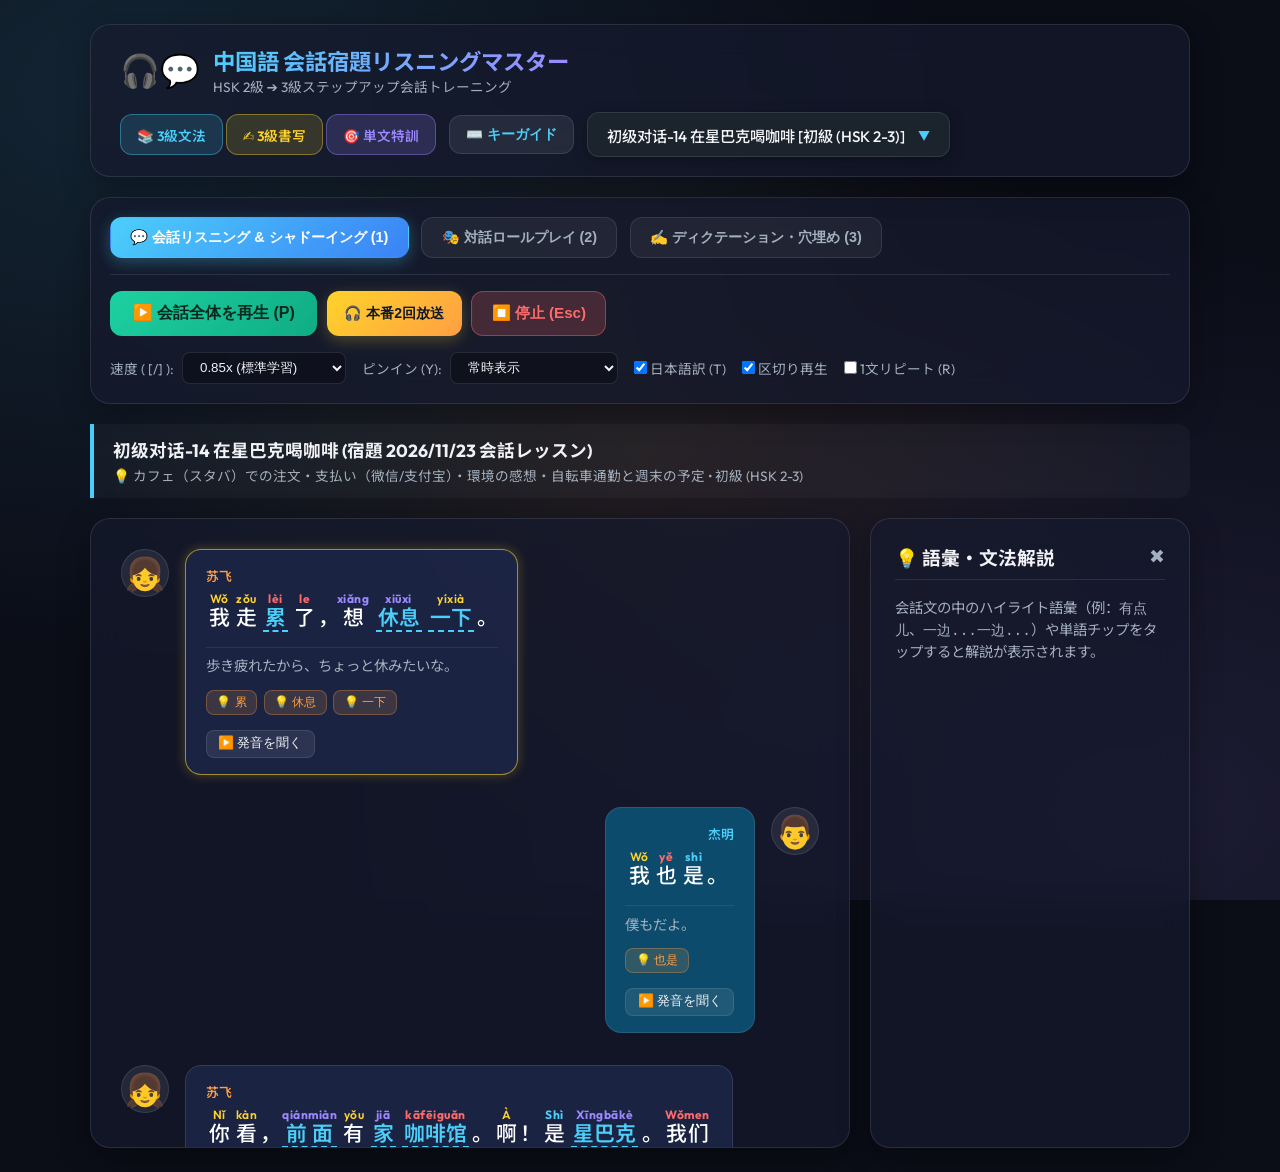
<file: index.html>
<!DOCTYPE html>
<html lang="ja">
<head>
    <meta charset="UTF-8">
    <meta name="viewport" content="width=device-width, initial-scale=1.0">
    <title>中国語 会話宿題リスニングマスター (HSK2-3)</title>
    <meta name="description" content="HSK 2級〜3級レベルの会話宿題を音声、ピンイン、日本語訳、文法解説、対話ロールプレイ、ディクテーションクイズで完全攻略するWebアプリ。">
    <!-- Google Fonts: Outfit & Noto Sans SC -->
    <link rel="preconnect" href="https://fonts.googleapis.com">
    <link rel="preconnect" href="https://fonts.gstatic.com" crossorigin>
    <link href="https://fonts.googleapis.com/css2?family=Noto+Sans+SC:wght@300;400;500;700&family=Outfit:wght@300;400;500;600;700&display=swap" rel="stylesheet">
    <link rel="stylesheet" href="./css/style.css">
</head>
<body>
    <div class="app-wrapper">
        <!-- Header -->
        <header class="app-header">
            <div class="brand-title">
                <span class="brand-icon">🎧💬</span>
                <div>
                    <h1>中国語 会話宿題リスニングマスター</h1>
                    <p>HSK 2級 ➔ 3級ステップアップ会話トレーニング</p>
                </div>
            </div>
            <div class="header-right">
                <div class="header-nav-scroll">
                    <a href="grammar.html" class="btn-mode-switch" style="color: #4bcffa; border-color: rgba(75, 207, 250, 0.4); background: rgba(75, 207, 250, 0.15);">📚 3級文法</a>
                    <a href="writing.html" class="btn-mode-switch" style="color: #ffd32a; border-color: rgba(255, 211, 42, 0.4); background: rgba(255, 211, 42, 0.15);">✍️ 3級書写</a>
                    <a href="trainer.html" class="btn-mode-switch">🎯 単文特訓</a>
                </div>
                <button id="btn-open-help" class="btn-help">⌨️ キーガイド</button>
                <div class="custom-dropdown-container">
                    <button id="custom-dropdown-btn" class="custom-dropdown-btn" type="button" aria-haspopup="listbox">
                        <span id="custom-dropdown-label">会話を選択...</span>
                        <span class="dropdown-arrow">▼</span>
                    </button>
                    <div id="custom-dropdown-menu" class="custom-dropdown-menu hidden" role="listbox">
                        <!-- Grouped items built dynamically -->
                    </div>
                </div>
                <select id="dialogue-select" class="hidden" aria-label="会話レッスンの選択"></select>
            </div>
        </header>

        <!-- Control Toolbar -->
        <section class="toolbar-card">
            <!-- Mode Switcher -->
            <div class="mode-switcher">
                <button id="mode-listening" class="btn-mode active">💬 会話リスニング & シャドーイング (1)</button>
                <button id="mode-roleplay" class="btn-mode">🎭 対話ロールプレイ (2)</button>
                <button id="mode-quiz" class="btn-mode">✍️ ディクテーション・穴埋め (3)</button>
            </div>

            <!-- Roleplay Bar (Hidden by default) -->
            <div id="roleplay-bar" class="sub-bar hidden">
                <label for="role-select"><strong>担当する役:</strong></label>
                <select id="role-select">
                    <!-- Populated dynamically -->
                </select>
                <span style="font-size: 0.85rem; color: var(--text-muted);">※ あなたのセリフの番になると一時停止します</span>
            </div>

            <!-- Primary Actions & Audio Options -->
            <div class="action-row">
                <div class="primary-controls">
                    <button id="btn-play-full" class="btn-primary">▶️ 会話全体を再生 (P)</button>
                    <button id="btn-exam-broadcast" class="btn-exam-broadcast">🎧 本番2回放送</button>
                    <button id="btn-stop" class="btn-danger">⏹️ 停止 (Esc)</button>
                </div>
                <div class="secondary-options">
                    <div class="opt-group">
                        <label for="speed-select">速度 ( [/] ):</label>
                        <select id="speed-select">
                            <option value="0.4">0.4x (超ゆっくり)</option>
                            <option value="0.5">0.5x (ゆっくり)</option>
                            <option value="0.6">0.6x (ややゆっくり)</option>
                            <option value="0.7">0.7x (遅め)</option>
                            <option value="0.85" selected>0.85x (標準学習)</option>
                            <option value="1.0">1.0x (ナチュラル)</option>
                            <option value="1.2">1.2x (速め)</option>
                        </select>
                    </div>

                    <div class="opt-group">
                        <label for="pinyin-toggle">ピンイン (Y):</label>
                        <select id="pinyin-toggle">
                            <option value="always" selected>常時表示</option>
                            <option value="hover">ホバー/タップ時のみ</option>
                            <option value="hidden">非表示 (耳あわせ)</option>
                        </select>
                    </div>

                    <div class="opt-group">
                        <label><input type="checkbox" id="ja-toggle" checked> 日本語訳 (T)</label>
                    </div>

                    <div class="opt-group">
                        <label><input type="checkbox" id="segment-toggle" checked> 区切り再生</label>
                    </div>

                    <div class="opt-group">
                        <label><input type="checkbox" id="loop-toggle"> 1文リピート (R)</label>
                    </div>
                </div>
            </div>
        </section>

        <!-- Topic Info Card -->
        <div class="dialogue-info-card">
            <h2 id="dialogue-header-title">タイトル</h2>
            <p id="dialogue-header-topic">トピック情報</p>
        </div>

        <!-- Main Content Area: Chat + Notes Drawer -->
        <main class="main-layout">
            <!-- WeChat Style Chat Container -->
            <section id="chat-container" class="chat-container" data-pinyin-mode="always">
                <!-- Chat bubbles generated dynamically -->
            </section>

            <!-- Quiz Panel (Hidden by default) -->
            <section id="quiz-panel" class="quiz-panel hidden">
                <!-- Quiz card rendered here -->
            </section>

            <!-- Notes & Grammar Side Drawer -->
            <aside id="notes-drawer" class="notes-drawer">
                <div class="drawer-header">
                    <h3>💡 語彙・文法解説</h3>
                    <button id="close-notes" class="close-btn">✖</button>
                </div>
                <div id="notes-content">
                    <p style="color: var(--text-muted); font-size: 0.9rem;">会話文の中のハイライト語彙（例：<code>有点儿</code>、<code>一边...一边...</code>）や単語チップをタップすると解説が表示されます。</p>
                </div>
            </aside>
        </main>
    </div>

    <!-- Keyboard Shortcuts Help Modal -->
    <div id="help-modal" class="modal-backdrop hidden">
        <div class="modal-card">
            <div class="modal-header">
                <h2>⌨️ キーボードショートカット一覧</h2>
                <button id="close-help" class="close-btn">✖</button>
            </div>
            <div class="modal-body">
                <table class="shortcut-table">
                    <thead>
                        <tr>
                            <th>キー</th>
                            <th>機能</th>
                        </tr>
                    </thead>
                    <tbody>
                        <tr><td><kbd>J</kbd> / <kbd>K</kbd></td><td>次のセリフ / 前のセリフへ移動して再生</td></tr>
                        <tr><td><kbd>g</kbd><kbd>g</kbd> / <kbd>G</kbd></td><td>会話の【先頭（1行目）】 / 【末尾（最終行）】へジャンプ</td></tr>
                        <tr><td><kbd>G</kbd> (単発)</td><td>💣【ピンイン爆撃】0.7x ➔ 0.85x ➔ 1.0x 3段階加速再生 & 天敵解説</td></tr>
                        <tr><td><kbd>F</kbd></td><td>🧩【お助け区切り再生】文をチャンク単位でポーズ挟み再生</td></tr>
                        <tr><td><kbd>P</kbd> / <kbd>Space</kbd></td><td>選択中のセリフを再生 / 一時停止 (<kbd>Shift+P</kbd> で全文再生)</td></tr>
                        <tr><td><kbd>R</kbd> / <kbd>.</kbd></td><td>現在のセリフをリピート（例: <kbd>3</kbd><kbd>r</kbd> で3回自動連続再生！）</td></tr>
                        <tr><td><kbd>W</kbd></td><td>次の【重要語彙単語】へジャンプして単語発音</td></tr>
                        <tr><td><kbd>B</kbd></td><td>【ブラインド（目隠し）モード】ON/OFF (文字をぼかしてリスニング特訓)</td></tr>
                        <tr><td><kbd>N</kbd> / <kbd>M</kbd></td><td><kbd>N</kbd>で語彙解説スイッチ / <kbd>M</kbd>で単語発音</td></tr>
                        <tr><td><kbd>Y</kbd> / <kbd>T</kbd> / <kbd>Z</kbd></td><td><kbd>Y</kbd>でピンイン切替 / <kbd>T</kbd>・<kbd>Z</kbd>で日本語訳表示切替</td></tr>
                        <tr><td><kbd>&lt;</kbd> / <kbd>&gt;</kbd> (または <kbd>[</kbd>/<kbd>]</kbd>)</td><td>再生速度の減速 / 加速</td></tr>
                        <tr><td><kbd>S</kbd> / <kbd>Esc</kbd></td><td>音声再生・リピートをストップ</td></tr>
                        <tr><td><kbd>1</kbd> / <kbd>2</kbd> / <kbd>3</kbd></td><td>学習モード切替（1:リスニング 2:ロールプレイ 3:クイズ）</td></tr>
                    </tbody>
                </table>

                <h4 style="margin-top: 1.2rem; color: var(--primary);">⚠️ 12大天敵ピンイン（色分け凡例）</h4>
                <table class="enemy-legend-table">
                    <thead>
                        <tr><th>ハイライト色</th><th>対象の天敵音素・トラップ</th></tr>
                    </thead>
                    <tbody>
                        <tr><td><span style="color:#ff9f43; font-weight:bold;">橙色 (-ian)</span></td><td>-ian(イェン), -ui(ウェイ), -un(ウェン), ü(丸口)</td></tr>
                        <tr><td><span style="color:#ff6b6b; font-weight:bold;">赤色 (こもるe)</span></td><td>喉の奥から出すこもった e (e, en, eng)</td></tr>
                        <tr><td><span style="color:#4bcffa; font-weight:bold;">青色 (巻き舌)</span></td><td>zh, ch, sh, r, zi, ci, si (空母音/巻き舌)</td></tr>
                        <tr><td><span style="color:#1dd1a1; font-weight:bold;">緑色 (鼻音-ng)</span></td><td>-ng 鼻に抜ける「ン」音 (ang, eng, ing, ong)</td></tr>
                        <tr><td><span style="color:#9c88ff; font-weight:bold;">紫色 (前舌面)</span></td><td>j, q, x (前舌面のジ・チ・シ)</td></tr>
                    </tbody>
                </table>
            </div>
        </div>
    </div>

    <!-- Mobile Bottom Action Dock (Right-Handed Thumb Ergonomics for iPhone 15 Plus) -->
    <nav class="mobile-bottom-dock" id="mobile-bottom-dock" aria-label="モバイル親指アクションバー">
        <div class="dock-left-group">
            <button id="dock-btn-dialogues" class="dock-btn" type="button" title="会話目次・設定を開く">
                <span class="dock-icon">📚</span>
                <span class="dock-label">会話目次</span>
            </button>
            <button id="dock-btn-prev" class="dock-btn" type="button" title="前のセリフ (K)">
                <span class="dock-icon">⏮️</span>
                <span class="dock-label">前の文</span>
            </button>
        </div>
        <div class="dock-right-group">
            <button id="dock-btn-replay" class="dock-btn" type="button" title="このセリフを聴く (Space)">
                <span class="dock-icon">🔊</span>
                <span class="dock-label">この文</span>
            </button>
            <button id="dock-btn-play-full" class="dock-btn" type="button" title="会話全体を再生 / 停止 (P)">
                <span class="dock-icon" id="dock-icon-full">▶️</span>
                <span class="dock-label" id="dock-label-full">全体</span>
            </button>
            <button id="dock-btn-next" class="dock-btn dock-btn-primary" type="button" title="次のセリフへ進んで再生 (J)">
                <span class="dock-icon">⏭️</span>
                <span class="dock-label">次へ</span>
            </button>
        </div>
    </nav>

    <!-- Mobile Dialogue Selector Bottom Sheet -->
    <div id="dialogue-sheet-overlay" class="chapter-sheet-overlay hidden">
        <div class="chapter-sheet-backdrop" id="dialogue-sheet-backdrop"></div>
        <div class="chapter-sheet-content" id="dialogue-sheet-content">
            <div class="sheet-drag-handle"></div>
            <div class="sheet-header">
                <div class="sheet-title">🎧 会話レッスン目次 & 設定</div>
                <button id="sheet-close-btn" class="sheet-close-btn" aria-label="閉じる">&times;</button>
            </div>
            <!-- Quick Settings Bar inside Sheet -->
            <div class="sheet-quick-settings">
                <button id="sheet-toggle-pinyin" class="sheet-setting-pill active" type="button">
                    <span class="pill-label">ピンイン</span>: <span class="pill-val" id="sheet-val-pinyin">常時</span>
                </button>
                <button id="sheet-toggle-ja" class="sheet-setting-pill active" type="button">
                    <span class="pill-label">日本語訳</span>: <span class="pill-val" id="sheet-val-ja">ON</span>
                </button>
                <button id="sheet-toggle-speed" class="sheet-setting-pill" type="button">
                    <span class="pill-label">速度</span>: <span class="pill-val" id="sheet-val-speed">0.85x</span>
                </button>
                <button id="sheet-toggle-loop" class="sheet-setting-pill" type="button">
                    <span class="pill-label">1文ループ</span>: <span class="pill-val" id="sheet-val-loop">OFF</span>
                </button>
            </div>
            <!-- Dialogue List grouped by Homework -->
            <div class="sheet-body" id="sheet-dialogue-list">
                <!-- Dynamically populated via JS -->
            </div>
        </div>
    </div>

    <!-- Scripts -->
    <script src="./js/pinyin_utils.js"></script>
    <script src="./js/tts.js"></script>
    <script src="./js/app.js"></script>
</body>
</html>
</file>
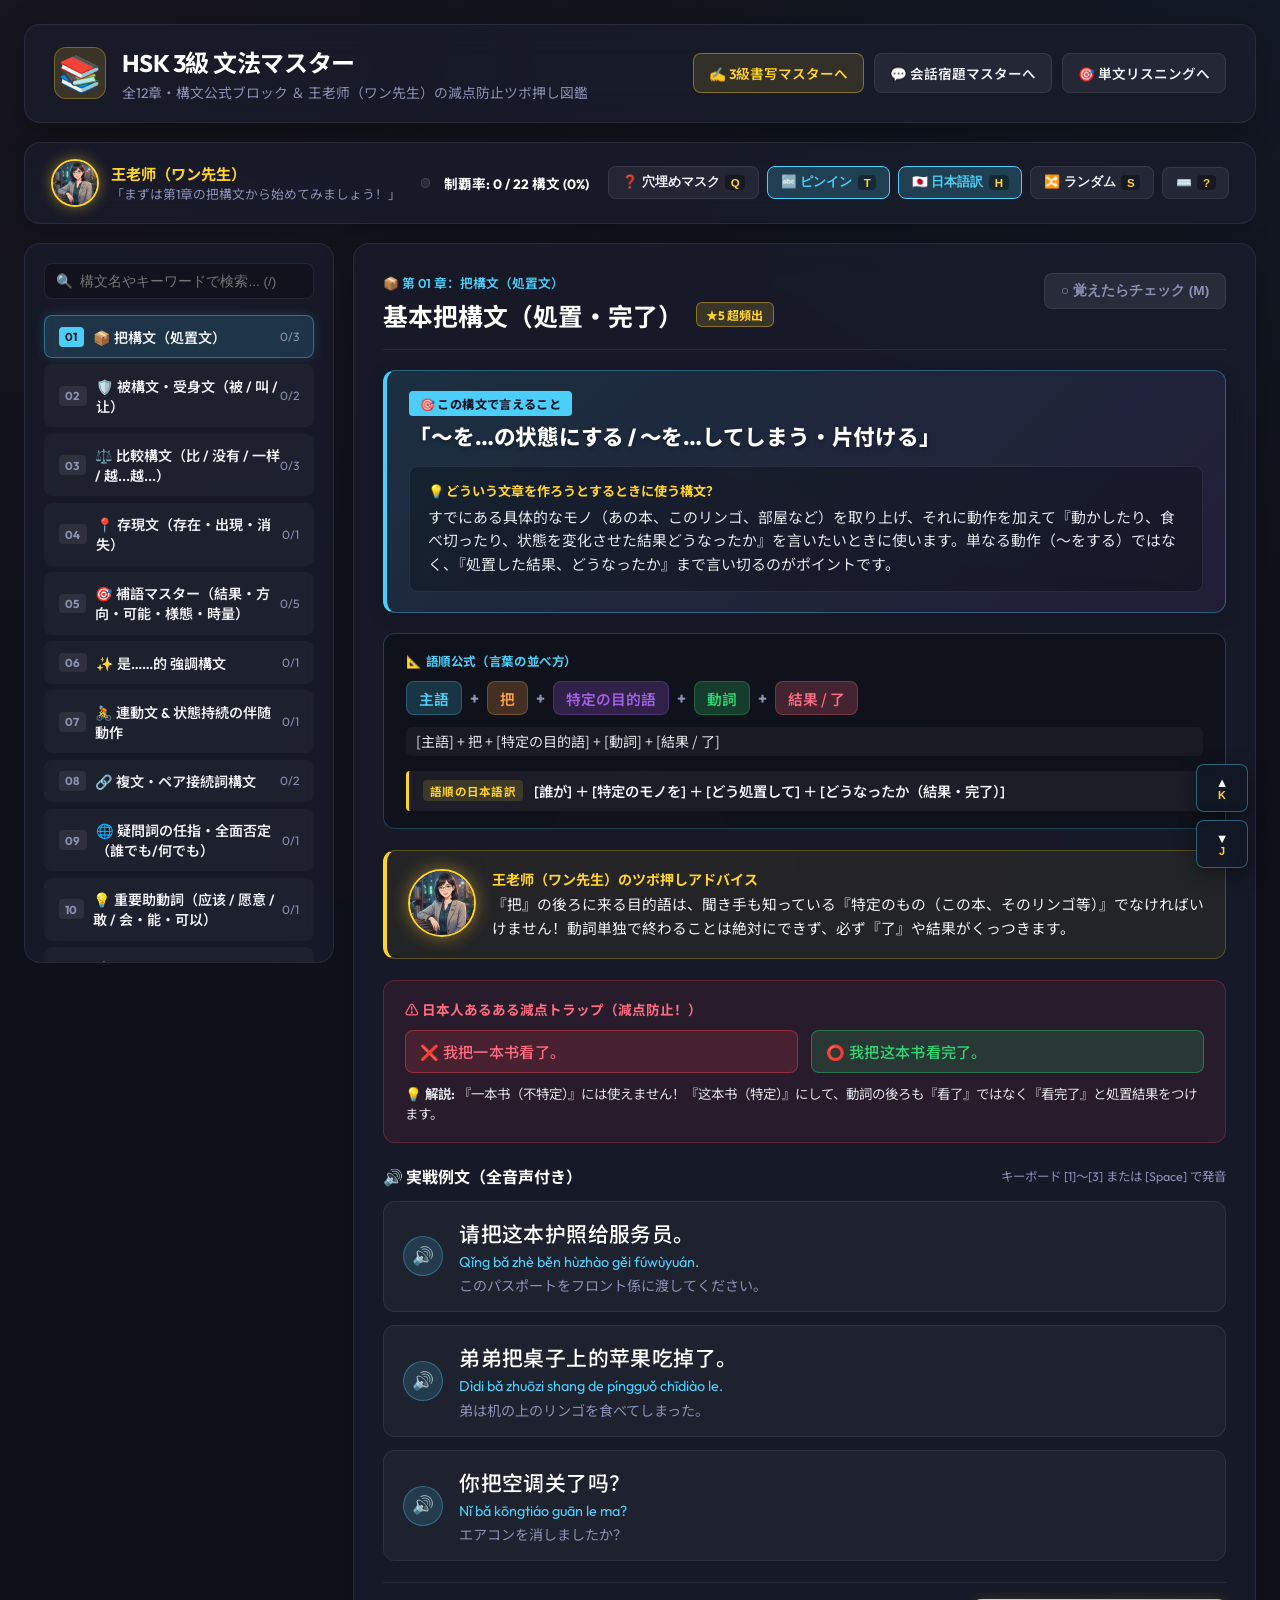
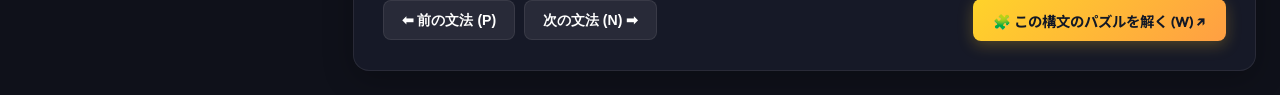
<file: grammar.html>
<!DOCTYPE html>
<html lang="ja">
<head>
    <meta charset="UTF-8">
    <meta name="viewport" content="width=device-width, initial-scale=1.0, viewport-fit=cover">
    <title>HSK 3級 文法マスター | 王老师の公式＆ツボ押し図鑑</title>
    <!-- Google Fonts: Outfit & Noto Sans SC -->
    <link rel="preconnect" href="https://fonts.googleapis.com">
    <link rel="preconnect" href="https://fonts.gstatic.com" crossorigin>
    <link href="https://fonts.googleapis.com/css2?family=Noto+Sans+SC:wght@300;400;500;600;700;900&family=Outfit:wght@300;400;500;600;700&display=swap" rel="stylesheet">
    <link rel="stylesheet" href="./css/grammar.css">
</head>
<body>
    <div class="app-wrapper">
        
        <!-- Header Navbar -->
        <header class="app-header">
            <div class="header-left">
                <span class="header-icon">📚</span>
                <div>
                    <h1>HSK 3級 文法マスター</h1>
                    <p>全12章・構文公式ブロック ＆ 王老师（ワン先生）の減点防止ツボ押し図鑑</p>
                </div>
            </div>
            <div class="header-nav-links">
                <a href="writing.html" class="nav-link-btn highlight">✍️ 3級書写マスターへ</a>
                <a href="index.html" class="nav-link-btn">💬 会話宿題マスターへ</a>
                <a href="trainer.html" class="nav-link-btn">🎯 単文リスニングへ</a>
            </div>
        </header>

        <!-- Teacher Mentoring & Mastery Progress Toolbar -->
        <div class="mastery-toolbar">
            <div class="teacher-badge">
                <div class="teacher-avatar-small">
                    <img src="./img/teacher_wang.jpg" alt="王老师" />
                </div>
                <div class="teacher-text-group">
                    <span class="teacher-name">王老师（ワン先生）</span>
                    <span id="teacher-status-msg" class="teacher-status-msg">「まずは第1章の把構文から始めてみましょう！」</span>
                </div>
            </div>

            <div class="progress-container">
                <div class="progress-track">
                    <div id="progress-fill" class="progress-fill"></div>
                </div>
                <span id="progress-label" class="progress-label">制覇率: 0 / 22 構文 (0%)</span>
            </div>

            <div class="toolbar-actions">
                <button id="btn-toggle-mask" class="tool-btn" title="重要文法をマスクして想起特訓">
                    ❓ 穴埋めマスク <span class="key-hint">Q</span>
                </button>
                <button id="btn-toggle-pinyin" class="tool-btn active" title="ピンインの表示/非表示">
                    🔤 ピンイン <span class="key-hint">T</span>
                </button>
                <button id="btn-toggle-ja" class="tool-btn active" title="日本語訳の表示/非表示">
                    🇯🇵 日本語訳 <span class="key-hint">H</span>
                </button>
                <button id="btn-shuffle-item" class="tool-btn" title="ランダムな構文へジャンプ">
                    🔀 ランダム <span class="key-hint">S</span>
                </button>
                <button id="btn-key-help" class="tool-btn" title="キーボードショートカット一覧">
                    ⌨️ <span class="key-hint">?</span>
                </button>
            </div>
        </div>

        <!-- Main 2-Column Layout -->
        <div class="grammar-layout">
            <!-- Left Sidebar Navigation -->
            <aside class="sidebar-panel">
                <div class="search-box">
                    <span class="search-icon">🔍</span>
                    <input type="text" id="grammar-search-input" class="search-input" placeholder="構文名やキーワードで検索... (/)" autocomplete="off">
                </div>
                <nav id="category-nav-list" class="category-nav-list">
                    <!-- Populated dynamically via JS -->
                </nav>
            </aside>

            <!-- Right Main Content Area -->
            <main id="main-content-area" class="content-area">
                <!-- Current Grammar Card Populated dynamically via JS -->
            </main>
        </div>

    </div>

    <!-- Floating Block Scroll Navigation -->
    <div class="block-nav-float" id="block-nav-float">
        <button id="btn-scroll-prev-block" class="float-nav-btn" title="前のブロックへスクロール (K / ↑)">
            ▲ <span class="key-hint">K</span>
        </button>
        <button id="btn-scroll-next-block" class="float-nav-btn" title="次のブロックへスクロール (J / ↓)">
            ▼ <span class="key-hint">J</span>
        </button>
    </div>

    <!-- Mobile Bottom Action Dock (Right-Handed Thumb Ergonomics for iPhone 15 Plus) -->
    <nav class="mobile-bottom-dock" id="mobile-bottom-dock" aria-label="モバイル親指アクションバー">
        <div class="dock-left-group">
            <button id="dock-btn-chapters" class="dock-btn" title="章一覧・目次を開く">
                <span class="dock-icon">📚</span>
                <span class="dock-label">章目次</span>
            </button>
            <button id="dock-btn-prev" class="dock-btn" title="前の構文へ (P)">
                <span class="dock-icon">◀</span>
                <span class="dock-label">前へ</span>
            </button>
        </div>
        <div class="dock-right-group">
            <button id="dock-btn-audio" class="dock-btn" title="代表音声を聴く (Space)">
                <span class="dock-icon">🔊</span>
                <span class="dock-label">発音</span>
            </button>
            <button id="dock-btn-mastered" class="dock-btn" title="覚えた！チェック (M)">
                <span class="dock-icon">✓</span>
                <span class="dock-label">覚えた</span>
            </button>
            <button id="dock-btn-next" class="dock-btn dock-btn-primary" title="次の構文へ (N)">
                <span class="dock-icon">▶</span>
                <span class="dock-label">次へ</span>
            </button>
        </div>
    </nav>

    <!-- Mobile Chapter Selector Bottom Sheet -->
    <div id="chapter-sheet-overlay" class="chapter-sheet-overlay hidden" style="display: none;">
        <div class="chapter-sheet-backdrop" id="chapter-sheet-backdrop"></div>
        <div class="chapter-sheet-content" id="chapter-sheet-content">
            <div class="sheet-drag-handle"></div>
            <div class="sheet-header">
                <div class="sheet-title">📚 HSK 3級 全12章 目次</div>
                <button id="sheet-close-btn" class="sheet-close-btn" aria-label="閉じる">&times;</button>
            </div>
            <div class="sheet-body" id="sheet-category-list">
                <!-- Dynamically populated via JS -->
            </div>
        </div>
    </div>

    <!-- Keyboard Shortcuts Guide Modal -->
    <div id="keyboard-modal" class="keyboard-modal hidden" style="display: none;">
        <div class="modal-card">
            <div class="modal-header">
                <h3 class="modal-title">⌨️ キーボード操作ガイド（マウス不要）</h3>
                <button id="close-modal-btn" class="close-modal-btn">&times;</button>
            </div>
            <table class="key-guide-table">
                <tbody>
                    <tr>
                        <td><span class="kbd-badge">J</span> / <span class="kbd-badge">↓</span></td>
                        <td>次のブロックへスクロール（小項目）</td>
                    </tr>
                    <tr>
                        <td><span class="kbd-badge">K</span> / <span class="kbd-badge">↑</span></td>
                        <td>前のブロックへスクロール（小項目）</td>
                    </tr>
                    <tr>
                        <td><span class="kbd-badge">N</span> / <span class="kbd-badge">→</span></td>
                        <td>次の構文へ進む（大項目）</td>
                    </tr>
                    <tr>
                        <td><span class="kbd-badge">P</span> / <span class="kbd-badge">←</span></td>
                        <td>前の構文へ戻る（大項目）</td>
                    </tr>
                    <tr>
                        <td><span class="kbd-badge">Space</span> / <span class="kbd-badge">R</span></td>
                        <td>代表例文の音声を再生</td>
                    </tr>
                    <tr>
                        <td><span class="kbd-badge">1</span> 〜 <span class="kbd-badge">4</span></td>
                        <td>例文1〜4の音声を直接再生</td>
                    </tr>
                    <tr>
                        <td><span class="kbd-badge">Q</span></td>
                        <td>重要文法を「？？？」にマスク（想起訓練）</td>
                    </tr>
                    <tr>
                        <td><span class="kbd-badge">M</span></td>
                        <td>「覚えた！（Mastered）」のチェックをトグル</td>
                    </tr>
                    <tr>
                        <td><span class="kbd-badge">T</span></td>
                        <td>ピンインの表示 / 非表示トグル</td>
                    </tr>
                    <tr>
                        <td><span class="kbd-badge">H</span></td>
                        <td>日本語訳の表示 / 非表示トグル</td>
                    </tr>
                    <tr>
                        <td><span class="kbd-badge">W</span></td>
                        <td>語順整序パズル（writing.html）へ直行</td>
                    </tr>
                    <tr>
                        <td><span class="kbd-badge">S</span></td>
                        <td>ランダムな構文にジャンプ</td>
                    </tr>
                    <tr>
                        <td><span class="kbd-badge">/</span></td>
                        <td>検索バーにフォーカス</td>
                    </tr>
                </tbody>
            </table>
        </div>
    </div>

    <script src="./js/grammar.js"></script>
    <script>
        // Modal helper
        const modalEl = document.getElementById('keyboard-modal');
        if (modalEl) {
            const observer = new MutationObserver(() => {
                if (modalEl.classList.contains('hidden')) {
                    modalEl.style.display = 'none';
                } else {
                    modalEl.style.display = 'flex';
                }
            });
            observer.observe(modalEl, { attributes: true, attributeFilter: ['class'] });
        }
    </script>
</body>
</html>
</file>
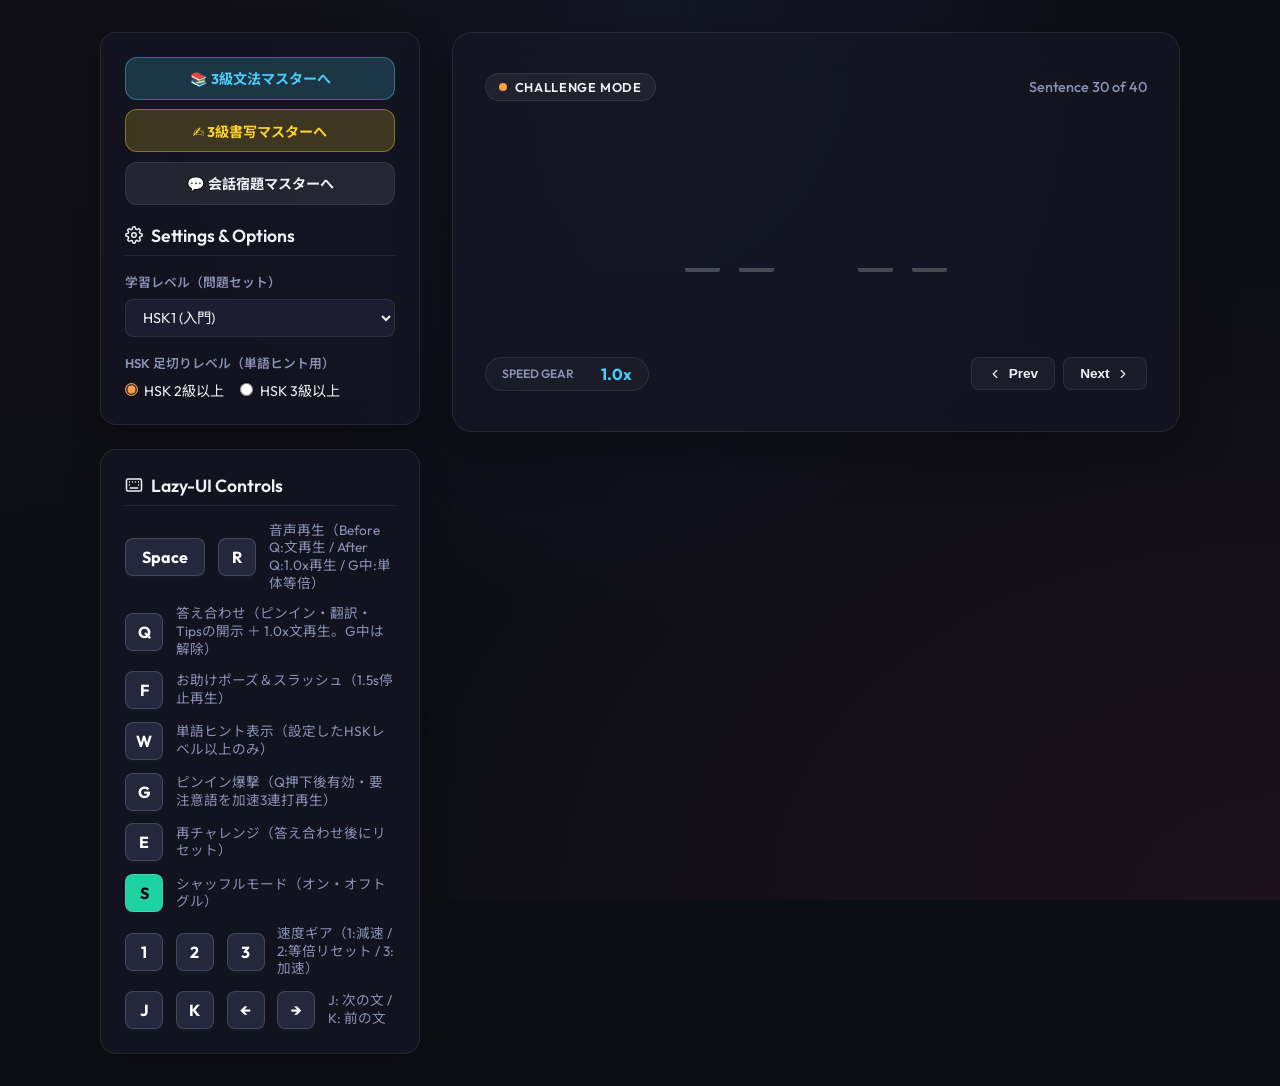
<file: trainer.html>
<!DOCTYPE html>
<html lang="ja">
<head>
    <meta charset="UTF-8">
    <meta name="viewport" content="width=device-width, initial-scale=1.0">
    <title>Personalized Listening Trainer</title>
    <meta name="description" content="中国語のピンイン（スペル）とネイティブ発音の脳内ミスマッチを解消するための、リスニング特化型トレーニングツール。">
    <!-- Google Fonts: Outfit & Noto Sans SC -->
    <link rel="preconnect" href="https://fonts.googleapis.com">
    <link rel="preconnect" href="https://fonts.gstatic.com" crossorigin>
    <link href="https://fonts.googleapis.com/css2?family=Noto+Sans+SC:wght@300;400;500;700&family=Outfit:wght@300;400;500;600;700&display=swap" rel="stylesheet">
    <style>
        :root {
            --bg-color: #0d0e15;
            --card-bg: rgba(22, 23, 37, 0.65);
            --border-color: rgba(255, 255, 255, 0.08);
            --primary: #4bcffa;     /* Neon Blue */
            --accent: #ff9f43;      /* Neon Orange */
            --success: #1dd1a1;     /* Neon Green */
            --danger: #ff6b6b;      /* Neon Red */
            --cushion-bg: #fff8db;  /* Giant Pinyin Cushion Background */
            --cushion-text: #111111;/* Giant Pinyin Cushion Text */
            --text-main: #f1f2f6;
            --text-muted: #8b92b6;
        }

        * {
            box-sizing: border-box;
            margin: 0;
            padding: 0;
        }

        body {
            background-color: var(--bg-color);
            background-image: 
                radial-gradient(at 0% 0%, hsla(253, 16%, 7%, 1) 0, transparent 50%), 
                radial-gradient(at 50% 0%, hsla(225, 39%, 30%, 0.25) 0, transparent 50%), 
                radial-gradient(at 100% 100%, hsla(339, 49%, 30%, 0.15) 0, transparent 50%);
            background-attachment: fixed;
            color: var(--text-main);
            font-family: 'Outfit', 'Noto Sans SC', system-ui, -apple-system, sans-serif;
            min-height: 100vh;
            display: flex;
            justify-content: center;
            align-items: center;
            padding: 2rem;
            overflow-x: hidden;
        }

        /* アプリ全体コンテナ */
        .app-container {
            width: 100%;
            max-width: 1080px;
            display: grid;
            grid-template-columns: 1fr;
            gap: 2rem;
        }

        @media (min-width: 900px) {
            .app-container {
                grid-template-columns: 320px 1fr;
            }
        }

        /* 左側サイドバー（コントロール & ガイド） */
        .sidebar {
            display: flex;
            flex-direction: column;
            gap: 1.5rem;
        }

        .sidebar-card {
            background: var(--card-bg);
            backdrop-filter: blur(16px);
            border: 1px solid var(--border-color);
            border-radius: 16px;
            padding: 1.5rem;
            box-shadow: 0 10px 30px rgba(0, 0, 0, 0.25);
        }

        .sidebar-title {
            font-size: 1.1rem;
            font-weight: 600;
            color: var(--text-main);
            margin-bottom: 1rem;
            display: flex;
            align-items: center;
            gap: 0.5rem;
            border-bottom: 1px solid var(--border-color);
            padding-bottom: 0.5rem;
        }

        /* キーボードガイド（Lazy-UI ビジュアル） */
        .key-guide {
            display: grid;
            grid-template-columns: 1fr;
            gap: 0.8rem;
        }

        .key-row {
            display: flex;
            align-items: center;
            gap: 0.8rem;
        }

        .keycap {
            display: inline-flex;
            justify-content: center;
            align-items: center;
            width: 38px;
            height: 38px;
            background: #25283c;
            border: 1.5px solid rgba(255, 255, 255, 0.15);
            border-radius: 8px;
            font-family: 'Outfit', sans-serif;
            font-weight: 700;
            font-size: 1rem;
            color: #ffffff;
            box-shadow: 0 3px 0 #151724;
            transition: all 0.1s ease;
            flex-shrink: 0;
        }

        .keycap.space {
            width: 80px;
        }

        .keycap.active {
            transform: translateY(2px);
            box-shadow: 0 1px 0 #151724;
            background: var(--primary);
            color: #000000;
            border-color: var(--primary);
        }

        .key-desc {
            font-size: 0.85rem;
            color: var(--text-muted);
            line-height: 1.3;
        }

        /* 右側メインエリア */
        .main-content {
            display: flex;
            flex-direction: column;
            gap: 1.5rem;
        }

        /* 訓練カード */
        .trainer-card {
            background: var(--card-bg);
            backdrop-filter: blur(20px);
            border: 1px solid var(--border-color);
            border-radius: 20px;
            padding: 2.5rem 2rem;
            box-shadow: 0 20px 50px rgba(0, 0, 0, 0.35);
            position: relative;
            min-height: 380px;
            display: flex;
            flex-direction: column;
            justify-content: space-between;
            transition: border-color 0.3s ease;
        }

        /* カードの枠線アニメーション効果 */
        .trainer-card.bombard-active {
            border-color: var(--danger);
            box-shadow: 0 0 25px rgba(255, 107, 107, 0.2), 0 20px 50px rgba(0, 0, 0, 0.35);
        }

        /* ヘッダー情報 */
        .card-header {
            display: flex;
            justify-content: space-between;
            align-items: center;
            margin-bottom: 2rem;
        }

        .status-badge {
            display: inline-flex;
            align-items: center;
            gap: 0.5rem;
            font-size: 0.8rem;
            font-weight: 600;
            text-transform: uppercase;
            letter-spacing: 0.05em;
            padding: 0.3rem 0.8rem;
            border-radius: 20px;
            background: rgba(255, 255, 255, 0.05);
            border: 1px solid var(--border-color);
        }

        .status-dot {
            width: 8px;
            height: 8px;
            border-radius: 50%;
            background: var(--accent);
        }

        .status-dot.revealed {
            background: var(--success);
            box-shadow: 0 0 8px var(--success);
        }

        .status-dot.bombard {
            background: var(--danger);
            box-shadow: 0 0 10px var(--danger);
            animation: pulse 1s infinite alternate;
        }

        @keyframes pulse {
            0% { transform: scale(1); opacity: 0.7; }
            100% { transform: scale(1.3); opacity: 1; }
        }

        .sentence-counter {
            font-size: 0.9rem;
            color: var(--text-muted);
            font-weight: 500;
        }

        /* メインセンテンス表示エリア */
        .sentence-display {
            display: flex;
            flex-direction: row;
            flex-wrap: wrap;
            justify-content: center;
            align-items: center;
            gap: 1.5rem;
            margin: 2.5rem 0;
            min-height: 120px;
        }

        /* チャンクボックス */
        .chunk-box {
            display: flex;
            flex-direction: row;
            flex-wrap: nowrap;
            align-items: flex-end;
            gap: 0.2rem;
            padding: 0.4rem 0.6rem;
            border-radius: 10px;
            transition: all 0.3s ease;
        }

        .chunk-box.f-active {
            background: rgba(75, 207, 250, 0.1);
            box-shadow: 0 0 15px rgba(75, 207, 250, 0.15);
            transform: scale(1.03);
        }

        /* スラッシュ区切り記号 */
        .chunk-slash {
            font-size: 2.2rem;
            color: var(--accent);
            font-weight: 300;
            opacity: 0;
            width: 0;
            display: inline-block;
            transition: all 0.35s cubic-bezier(0.175, 0.885, 0.32, 1.275);
            align-self: center;
            text-align: center;
            overflow: hidden;
        }

        .chunk-slash.visible {
            opacity: 1;
            width: auto;
            margin: 0 0.5rem;
            transform: scale(1.1);
        }

        .q-revealed .chunk-slash {
            opacity: 0.25;
            width: auto;
            margin: 0 0.5rem;
            color: #ffffff;
        }

        /* 漢字ルビボックス */
        .char-box {
            display: flex;
            flex-direction: column;
            align-items: center;
            justify-content: flex-end;
            padding: 0.5rem;
            border-radius: 8px;
            transition: all 0.25s cubic-bezier(0.4, 0, 0.2, 1);
            position: relative;
            min-width: 3rem;
        }

        .pinyin {
            font-size: 1.1rem;
            font-weight: 500;
            color: rgba(255, 255, 255, 0.7);
            margin-bottom: 0.4rem;
            text-align: center;
            height: 1.6rem;
            line-height: 1.6rem;
            transition: all 0.25s ease;
            width: 100%;
        }

        .hanzi {
            font-size: 2.2rem;
            font-weight: 600;
            color: #ffffff;
            text-align: center;
            line-height: 1.2;
            transition: all 0.25s ease;
        }

        /* 未回答状態の表示マスク */
        .q-hidden .pinyin {
            opacity: 0;
            transform: translateY(-8px);
            pointer-events: none;
        }

        .q-hidden .hanzi {
            color: transparent !important;
            border-bottom: 4px solid rgba(255, 255, 255, 0.22);
            border-radius: 2px;
            user-select: none;
        }

        /* 天敵ピンインのハイライトカラー */
        .pinyin.bad-an {
            color: var(--accent);
            border-bottom: 2px dashed rgba(255, 159, 67, 0.6);
        }
        .pinyin.bad-e {
            color: #ff6b6b;
            border-bottom: 2px dashed rgba(255, 107, 107, 0.6);
        }
        .pinyin.bad-retro {
            color: var(--primary);
            border-bottom: 2px dashed rgba(75, 207, 250, 0.6);
        }
        .pinyin.bad-ing {
            color: var(--success);
            border-bottom: 2px dashed rgba(29, 209, 161, 0.6);
        }

        /* 前舌面音（xi-）の罠 ― 紫で区別 */
        .pinyin.bad-front {
            color: #c084fc; /* Neon Purple */
            border-bottom: 2px dashed rgba(192, 132, 252, 0.6);
        }

        /* 複合属性トラップ用のカラー（文字色：巻き舌/blue、アンダーライン：各母音） */
        .pinyin.bad-retro.bad-an {
            color: var(--primary) !important;
            border-bottom: 2px dashed rgba(255, 159, 67, 0.75) !important;
        }
        .pinyin.bad-retro.bad-e {
            color: var(--primary) !important;
            border-bottom: 2px dashed rgba(255, 107, 107, 0.75) !important;
        }
        .pinyin.bad-retro.bad-ing {
            color: var(--primary) !important;
            border-bottom: 2px dashed rgba(29, 209, 161, 0.75) !important;
        }

        /* 前舌面音の複合（文字色：紫、アンダーライン：各母音） */
        .pinyin.bad-front.bad-an {
            color: #c084fc !important;
            border-bottom: 2px dashed rgba(255, 159, 67, 0.75) !important;
        }
        .pinyin.bad-front.bad-ing {
            color: #c084fc !important;
            border-bottom: 2px dashed rgba(29, 209, 161, 0.75) !important;
        }

        /* Gモード（超巨大ピンインフォーカス） */
        .char-box.giant-pinyin-focus {
            background-color: var(--cushion-bg) !important;
            box-shadow: 0 10px 25px rgba(0, 0, 0, 0.15);
            margin: 0 !important; /* マージンを0にして背景を結合 */
            border-radius: 0;
            z-index: 10;
        }

        .char-box.giant-pinyin-focus.focus-start {
            border-top-left-radius: 12px;
            border-bottom-left-radius: 12px;
            padding-left: 0.8rem;
        }

        .char-box.giant-pinyin-focus.focus-end {
            border-top-right-radius: 12px;
            border-bottom-right-radius: 12px;
            padding-right: 0.8rem;
        }

        .char-box.giant-pinyin-focus .pinyin {
            font-size: 2.8rem !important;
            font-weight: 700;
            margin-bottom: 0.8rem;
            height: auto;
            line-height: 1.0;
        }

        /* 黄色座布団上での天敵ピンイン高コントラスト色 */
        .char-box.giant-pinyin-focus .pinyin.bad-an {
            color: #b35c00 !important; /* 暗いオレンジ */
            border-bottom: 3px solid rgba(179, 92, 0, 0.85) !important;
        }
        .char-box.giant-pinyin-focus .pinyin.bad-e {
            color: #b81d1d !important; /* 暗い赤 */
            border-bottom: 3px solid rgba(184, 29, 29, 0.85) !important;
        }
        .char-box.giant-pinyin-focus .pinyin.bad-retro {
            color: #0b59b3 !important; /* 暗い青 */
            border-bottom: 3px solid rgba(11, 89, 179, 0.85) !important;
        }
        .char-box.giant-pinyin-focus .pinyin.bad-ing {
            color: #0a6b3f !important; /* 暗い緑 */
            border-bottom: 3px solid rgba(10, 107, 63, 0.85) !important;
        }
        .char-box.giant-pinyin-focus .pinyin.bad-front {
            color: #6b21a8 !important; /* 暗い紫 */
            border-bottom: 3px solid rgba(107, 33, 168, 0.85) !important;
        }

        /* 黄色座布団上での天敵ピンイン高コントラスト複合色 */
        .char-box.giant-pinyin-focus .pinyin.bad-retro.bad-an {
            color: #0b59b3 !important; /* 暗い青 */
            border-bottom: 3px dashed rgba(179, 92, 0, 0.95) !important;
        }
        .char-box.giant-pinyin-focus .pinyin.bad-retro.bad-e {
            color: #0b59b3 !important; /* 暗い青 */
            border-bottom: 3px dashed rgba(184, 29, 29, 0.95) !important;
        }
        .char-box.giant-pinyin-focus .pinyin.bad-retro.bad-ing {
            color: #0b59b3 !important; /* 暗い青 */
            border-bottom: 3px dashed rgba(10, 107, 63, 0.95) !important;
        }

        /* 前舌面音の複合 */
        .char-box.giant-pinyin-focus .pinyin.bad-front.bad-an {
            color: #6b21a8 !important;
            border-bottom: 3px dashed rgba(179, 92, 0, 0.95) !important;
        }
        .char-box.giant-pinyin-focus .pinyin.bad-front.bad-ing {
            color: #6b21a8 !important;
            border-bottom: 3px dashed rgba(10, 107, 63, 0.95) !important;
        }

        /* 通常文字は黒 */
        .char-box.giant-pinyin-focus .pinyin:not(.bad-an):not(.bad-e):not(.bad-retro):not(.bad-ing):not(.bad-front) {
            color: #111111 !important;
            border-bottom: none !important;
        }

        .char-box.giant-pinyin-focus .hanzi {
            font-size: 2.4rem;
            color: var(--cushion-text) !important;
        }

        /* 答え合わせパネル（日本語訳、Tips） */
        .details-panel {
            display: none;
            flex-direction: column;
            gap: 1rem;
            border-top: 1px solid var(--border-color);
            padding-top: 1.5rem;
            margin-top: auto;
        }

        .details-panel.active {
            display: flex;
            animation: fadeIn 0.3s ease forwards;
        }

        .translation-box {
            font-size: 1.2rem;
            color: #ffffff;
            font-weight: 500;
            line-height: 1.4;
        }

        .tip-box {
            font-size: 0.9rem;
            color: var(--text-muted);
            line-height: 1.5;
            background: rgba(255, 255, 255, 0.02);
            padding: 0.8rem 1rem;
            border-radius: 8px;
            border-left: 3px solid var(--accent);
        }

        /* 単語ヒントパネル */
        .hints-panel {
            background: var(--card-bg);
            backdrop-filter: blur(16px);
            border: 1px solid var(--border-color);
            border-radius: 16px;
            padding: 1.2rem 1.5rem;
            display: none;
            box-shadow: 0 10px 30px rgba(0, 0, 0, 0.2);
        }

        .hints-panel.active {
            display: block;
            animation: slideDown 0.25s ease forwards;
        }

        .hints-panel-title {
            font-size: 0.9rem;
            font-weight: 600;
            color: var(--accent);
            margin-bottom: 0.8rem;
        }

        .hints-list {
            display: flex;
            flex-wrap: wrap;
            gap: 0.8rem;
        }

        .hint-badge {
            background: rgba(255, 255, 255, 0.04);
            border: 1px solid var(--border-color);
            border-radius: 8px;
            padding: 0.4rem 0.8rem;
            display: flex;
            align-items: center;
            gap: 0.6rem;
            font-size: 0.9rem;
        }

        .hint-word {
            font-weight: 600;
            color: #ffffff;
        }

        .hint-level {
            font-size: 0.7rem;
            font-weight: 700;
            background: rgba(75, 207, 250, 0.15);
            color: var(--primary);
            padding: 0.1rem 0.3rem;
            border-radius: 4px;
        }

        .hint-meaning {
            color: var(--text-muted);
        }

        .no-hints {
            font-size: 0.85rem;
            color: var(--text-muted);
            font-style: italic;
        }

        /* 天敵警告パネル */
        .enemy-warnings-panel {
            display: none;
            flex-direction: column;
            gap: 0.8rem;
            margin-top: 1rem;
        }

        .enemy-warnings-panel.active {
            display: flex;
            animation: slideDown 0.3s ease forwards;
        }

        .enemy-warning-card {
            background: rgba(255, 107, 107, 0.08);
            border: 1px solid rgba(255, 107, 107, 0.15);
            border-radius: 8px;
            padding: 0.8rem 1rem;
            display: flex;
            flex-direction: column;
            gap: 0.3rem;
        }

        .enemy-warning-id {
            font-size: 0.75rem;
            font-weight: 700;
            color: #ff6b6b;
            letter-spacing: 0.05em;
        }

        .enemy-warning-text {
            font-size: 0.88rem;
            color: #f1f2f6;
            line-height: 1.4;
        }

        /* 制御フッター（速度ギアと前・次ナビゲーション） */
        .card-footer {
            display: flex;
            justify-content: space-between;
            align-items: center;
            margin-top: 1.5rem;
        }

        .speedometer {
            display: flex;
            align-items: center;
            gap: 0.8rem;
            background: rgba(255, 255, 255, 0.03);
            border: 1px solid var(--border-color);
            padding: 0.4rem 1rem;
            border-radius: 20px;
        }

        .speed-label {
            font-size: 0.75rem;
            color: var(--text-muted);
            font-weight: 600;
            text-transform: uppercase;
        }

        .speed-value {
            font-size: 1rem;
            font-weight: 700;
            color: var(--primary);
            min-width: 45px;
            text-align: right;
        }

        .navigation-buttons {
            display: flex;
            gap: 0.5rem;
        }

        .nav-btn {
            background: rgba(255, 255, 255, 0.04);
            border: 1px solid var(--border-color);
            color: var(--text-main);
            padding: 0.5rem 1rem;
            border-radius: 8px;
            font-size: 0.85rem;
            font-weight: 600;
            cursor: pointer;
            transition: all 0.2s ease;
            display: flex;
            align-items: center;
            gap: 0.4rem;
        }

        .nav-btn:hover {
            background: rgba(255, 255, 255, 0.08);
            border-color: rgba(255, 255, 255, 0.15);
        }

        .nav-btn:active {
            transform: scale(0.97);
        }

        /* アニメーション定義 */
        @keyframes fadeIn {
            from { opacity: 0; }
            to { opacity: 1; }
        }

        @keyframes slideDown {
            from { opacity: 0; transform: translateY(-10px); }
            to { opacity: 1; transform: translateY(0); }
        }

        /* 各種入力フォーム・設定項目 */
        .settings-grid {
            display: grid;
            grid-template-columns: 1fr;
            gap: 1rem;
        }

        .setting-group {
            display: flex;
            flex-direction: column;
            gap: 0.5rem;
        }

        .setting-label {
            font-size: 0.8rem;
            font-weight: 600;
            color: var(--text-muted);
            text-transform: uppercase;
        }

        .custom-select {
            width: 100%;
            background: #1c1d30;
            border: 1px solid var(--border-color);
            color: var(--text-main);
            padding: 0.5rem 0.8rem;
            border-radius: 8px;
            outline: none;
            font-size: 0.9rem;
            font-family: inherit;
            cursor: pointer;
        }

        .custom-select:focus {
            border-color: var(--primary);
        }

        .radio-group {
            display: flex;
            gap: 1rem;
        }

        .radio-label {
            display: flex;
            align-items: center;
            gap: 0.4rem;
            font-size: 0.88rem;
            cursor: pointer;
            color: var(--text-main);
        }

        .radio-label input {
            cursor: pointer;
            accent-color: var(--accent);
        }

        /* 12 Enemy Pinyin Tagging Colors */
        .bad-an { color: #ff9f43 !important; font-weight: 700; }
        .bad-e { color: #ff6b6b !important; font-weight: 700; }
        .bad-retro { color: #4bcffa !important; font-weight: 700; }
        .bad-ing { color: #1dd1a1 !important; font-weight: 700; }
        .bad-front { color: #9c88ff !important; font-weight: 700; }
    </style>
</head>
<body>

    <div class="app-container">
        
        <!-- 左側サイドバー -->
        <div class="sidebar">
            
            <!-- 設定カード -->
            <div class="sidebar-card">
                <a href="grammar.html" style="display: flex; align-items: center; justify-content: center; gap: 0.5rem; width: 100%; padding: 0.65rem; border-radius: 12px; background: rgba(75, 207, 250, 0.18); border: 1px solid rgba(75, 207, 250, 0.4); color: #4bcffa; font-weight: bold; text-decoration: none; font-size: 0.88rem; transition: all 0.2s ease; margin-bottom: 0.6rem;">📚 3級文法マスターへ</a>
                <a href="writing.html" style="display: flex; align-items: center; justify-content: center; gap: 0.5rem; width: 100%; padding: 0.65rem; border-radius: 12px; background: rgba(255, 211, 42, 0.18); border: 1px solid rgba(255, 211, 42, 0.4); color: #ffd32a; font-weight: bold; text-decoration: none; font-size: 0.88rem; transition: all 0.2s ease; margin-bottom: 0.6rem;">✍️ 3級書写マスターへ</a>
                <a href="index.html" style="display: flex; align-items: center; justify-content: center; gap: 0.5rem; width: 100%; padding: 0.65rem; border-radius: 12px; background: rgba(255, 255, 255, 0.08); border: 1px solid var(--border-color); color: #f1f2f6; font-weight: bold; text-decoration: none; font-size: 0.88rem; transition: all 0.2s ease; margin-bottom: 1.2rem;">💬 会話宿題マスターへ</a>
                <div class="sidebar-title">
                    <svg width="18" height="18" viewBox="0 0 24 24" fill="none" stroke="currentColor" stroke-width="2" stroke-linecap="round" stroke-linejoin="round"><circle cx="12" cy="12" r="3"></circle><path d="M19.4 15a1.65 1.65 0 0 0 .33 1.82l.06.06a2 2 0 1 1-2.83 2.83l-.06-.06a1.65 1.65 0 0 0-1.82-.33 1.65 1.65 0 0 0-1 1.51V21a2 2 0 0 1-4 0v-.09A1.65 1.65 0 0 0 9 19.4a1.65 1.65 0 0 0-1.82.33l-.06.06a2 2 0 1 1-2.83-2.83l.06-.06a1.65 1.65 0 0 0 .33-1.82 1.65 1.65 0 0 0-1.51-1H3a2 2 0 0 1 0-4h.09A1.65 1.65 0 0 0 4.6 9a1.65 1.65 0 0 0-.33-1.82l-.06-.06a2 2 0 1 1 2.83-2.83l.06.06a1.65 1.65 0 0 0 1.82.33H9a1.65 1.65 0 0 0 1-1.51V3a2 2 0 0 1 4 0v.09a1.65 1.65 0 0 0 1 1.51 1.65 1.65 0 0 0 1.82-.33l.06-.06a2 2 0 1 1 2.83 2.83l-.06.06a1.65 1.65 0 0 0-.33 1.82V9a1.65 1.65 0 0 0 1.51 1H21a2 2 0 0 1 0 4h-.09a1.65 1.65 0 0 0-1.51 1z"></path></svg>
                    Settings & Options
                </div>
                <div class="settings-grid">

                    <!-- 学習レベル選択 -->
                    <div class="setting-group">
                        <span class="setting-label">学習レベル（問題セット）</span>
                        <select id="level-select" class="custom-select">
                            <!-- JavaScriptにより動的生成 -->
                        </select>
                    </div>

                    <!-- HSK フィルター（文中の未知語ヒント表示のしきい値） -->
                    <div class="setting-group">
                        <span class="setting-label">HSK 足切りレベル（単語ヒント用）</span>
                        <div class="radio-group">
                            <label class="radio-label">
                                <input type="radio" name="hsk-filter" value="2" checked> HSK 2級以上
                            </label>
                            <label class="radio-label">
                                <input type="radio" name="hsk-filter" value="3"> HSK 3級以上
                            </label>
                        </div>
                    </div>

                </div>
            </div>

            <!-- 操作ガイドカード -->
            <div class="sidebar-card">
                <div class="sidebar-title">
                    <svg width="18" height="18" viewBox="0 0 24 24" fill="none" stroke="currentColor" stroke-width="2" stroke-linecap="round" stroke-linejoin="round"><rect x="2" y="4" width="20" height="16" rx="2" ry="2"></rect><line x1="6" y1="8" x2="6" y2="8"></line><line x1="10" y1="8" x2="10" y2="8"></line><line x1="14" y1="8" x2="14" y2="8"></line><line x1="18" y1="8" x2="18" y2="8"></line><line x1="6" y1="12" x2="6" y2="12"></line><line x1="18" y1="12" x2="18" y2="12"></line><line x1="7" y1="16" x2="17" y2="16"></line></svg>
                    Lazy-UI Controls
                </div>
                <div class="key-guide">
                    <div class="key-row">
                        <kbd id="key-space" class="keycap space">Space</kbd>
                        <kbd id="key-r" class="keycap">R</kbd>
                        <span class="key-desc">音声再生（Before Q:文再生 / After Q:1.0x再生 / G中:単体等倍）</span>
                    </div>
                    <div class="key-row">
                        <kbd id="key-q" class="keycap">Q</kbd>
                        <span class="key-desc">答え合わせ（ピンイン・翻訳・Tipsの開示 ＋ 1.0x文再生。G中は解除）</span>
                    </div>
                    <div class="key-row">
                        <kbd id="key-f" class="keycap">F</kbd>
                        <span class="key-desc">お助けポーズ＆スラッシュ（1.5s停止再生）</span>
                    </div>
                    <div class="key-row">
                        <kbd id="key-w" class="keycap">W</kbd>
                        <span class="key-desc">単語ヒント表示（設定したHSKレベル以上のみ）</span>
                    </div>
                    <div class="key-row">
                        <kbd id="key-g" class="keycap">G</kbd>
                        <span class="key-desc">ピンイン爆撃（Q押下後有効・要注意語を加速3連打再生）</span>
                    </div>
                    <div class="key-row">
                        <kbd id="key-e" class="keycap">E</kbd>
                        <span class="key-desc">再チャレンジ（答え合わせ後にリセット）</span>
                    </div>
                    <div class="key-row">
                        <kbd id="key-s" class="keycap">S</kbd>
                        <span class="key-desc">シャッフルモード（オン・オフトグル）</span>
                    </div>
                    <div class="key-row">
                        <kbd id="key-1" class="keycap">1</kbd>
                        <kbd id="key-2" class="keycap">2</kbd>
                        <kbd id="key-3" class="keycap">3</kbd>
                        <span class="key-desc">速度ギア（1:減速 / 2:等倍リセット / 3:加速）</span>
                    </div>
                    <div class="key-row">
                        <kbd id="key-j" class="keycap">J</kbd>
                        <kbd id="key-k" class="keycap">K</kbd>
                        <kbd id="key-arrowleft" class="keycap">←</kbd>
                        <kbd id="key-arrowright" class="keycap">→</kbd>
                        <span class="key-desc">J: 次の文 / K: 前の文</span>
                    </div>
                </div>
            </div>

        </div>

        <!-- 右側メインエリア -->
        <div class="main-content">
            
            <!-- 訓練カード -->
            <div id="trainer-card" class="trainer-card">
                
                <!-- カードヘッダー -->
                <div class="card-header">
                    <div class="status-badge">
                        <span id="status-dot" class="status-dot"></span>
                        <span id="status-text">Challenge Mode</span>
                    </div>
                    <div id="sentence-counter" class="sentence-counter">
                        Sentence 1 of 8
                    </div>
                </div>

                <!-- 中国語表示部 -->
                <div id="sentence-display" class="sentence-display q-hidden">
                    <!-- JavaScriptにより動的生成 -->
                </div>

                <!-- 単語ヒントパネル -->
                <div id="hints-panel" class="hints-panel">
                    <!-- JavaScriptにより動的生成 -->
                </div>

                <!-- 天敵ピンイン解説パネル -->
                <div id="enemy-warnings-panel" class="enemy-warnings-panel">
                    <!-- JavaScriptにより動的生成 -->
                </div>

                <!-- 答え合わせパネル -->
                <div id="details-panel" class="details-panel">
                    <div id="translation-box" class="translation-box">
                        <!-- 日本語訳 -->
                    </div>
                    <div id="tip-box" class="tip-box">
                        <!-- Tip -->
                    </div>
                </div>

                <!-- カードフッター -->
                <div class="card-footer">
                    
                    <!-- 速度メーター -->
                    <div class="speedometer">
                        <span class="speed-label">Speed Gear</span>
                        <span id="speed-value" class="speed-value">1.0x</span>
                    </div>

                    <!-- 前後ナビゲーション -->
                    <div class="navigation-buttons">
                        <button id="btn-prev" class="nav-btn">
                            <svg width="14" height="14" viewBox="0 0 24 24" fill="none" stroke="currentColor" stroke-width="2" stroke-linecap="round" stroke-linejoin="round"><polyline points="15 18 9 12 15 6"></polyline></svg>
                            Prev
                        </button>
                        <button id="btn-next" class="nav-btn">
                            Next
                            <svg width="14" height="14" viewBox="0 0 24 24" fill="none" stroke="currentColor" stroke-width="2" stroke-linecap="round" stroke-linejoin="round"><polyline points="9 18 15 12 9 6"></polyline></svg>
                        </button>
                    </div>

                </div>

            </div>

        </div>

    </div>

    <script>
        // 外部JSONから読み込むデータ（fetch完了まで空）
        let studyData = [];
        let pinyinMasterDB = {};

        // アプリケーション状態管理
        let currentIdx = 0;
        let isRevealed = false;
        let speed = 1.0;
        let activeGIndex = null;
        let isFPlaying = false;
        let isHintVisible = false;
        let shuffleActive = true; // デフォルトでシャッフルON
        let shuffledOrder = [];
        let shufflePos = 0;

        let levelsManifest = [];
        let currentLevelId = null;

        let selectedVoice = null;
        let activeTimeouts = [];
        let currentUtterance = null;

        // ドム要素の参照
        const trainerCard = document.getElementById('trainer-card');
        const statusDot = document.getElementById('status-dot');
        const statusText = document.getElementById('status-text');
        const sentenceCounter = document.getElementById('sentence-counter');
        const sentenceDisplay = document.getElementById('sentence-display');
        const hintsPanel = document.getElementById('hints-panel');
        const enemyWarningsPanel = document.getElementById('enemy-warnings-panel');
        const detailsPanel = document.getElementById('details-panel');
        const translationBox = document.getElementById('translation-box');
        const tipBox = document.getElementById('tip-box');
        const speedValue = document.getElementById('speed-value');
        
        const btnPrev = document.getElementById('btn-prev');
        const btnNext = document.getElementById('btn-next');
        const hskFilters = document.querySelectorAll('input[name="hsk-filter"]');
        const levelSelect = document.getElementById('level-select');

        // 読み込み完了時初期化
        window.addEventListener('DOMContentLoaded', () => {
            loadData();
        });

        // レベルマニフェスト・天敵ピンインDB・初期レベルの非同期読み込み
        // （GitHub Pages等のHTTPサーバー配信が必要。file://直開きはCORSで失敗します）
        async function loadData() {
            try {
                const [levelsRes, pinyinRes] = await Promise.all([
                    fetch('data/levels.json'),
                    fetch('data/pinyin-master-db.json')
                ]);
                if (!levelsRes.ok) throw new Error(`HTTP ${levelsRes.status} (data/levels.json)`);
                if (!pinyinRes.ok) throw new Error(`HTTP ${pinyinRes.status} (data/pinyin-master-db.json)`);

                const levelsData = await levelsRes.json();
                pinyinMasterDB = await pinyinRes.json();

                if (!levelsData || !Array.isArray(levelsData.levels) || levelsData.levels.length === 0) {
                    throw new Error("data/levels.json の内容が不正です。");
                }
                levelsManifest = levelsData.levels;
                populateLevelSelector();

                // 前回選択したレベルをlocalStorageから復元（無ければマニフェストの既定値）
                const savedLevelId = localStorage.getItem('selectedLevelId');
                const initialLevelId = (savedLevelId && levelsManifest.some(l => l.id === savedLevelId))
                    ? savedLevelId
                    : (levelsData.defaultLevelId || levelsManifest[0].id);

                const entry = levelsManifest.find(l => l.id === initialLevelId) || levelsManifest[0];
                const levelData = await fetchLevelStudyData(entry);

                studyData = levelData;
                currentLevelId = entry.id;
                levelSelect.value = entry.id;
                localStorage.setItem('selectedLevelId', entry.id);

                init();
            } catch (err) {
                console.error("データの読み込みに失敗しました:", err);
                alert("データファイルが読み込めませんでした。HTTPサーバー経由（GitHub Pages、python -m http.server等）でアクセスしているか確認してください。");
            }
        }

        // レベル選択セレクトボックスの中身を生成
        function populateLevelSelector() {
            levelSelect.innerHTML = '';
            levelsManifest.forEach(l => {
                const opt = document.createElement('option');
                opt.value = l.id;
                opt.textContent = l.label;
                if (l.description) opt.title = l.description;
                levelSelect.appendChild(opt);
            });
        }

        // 指定レベルのファイルをfetchしてstudyData配列を取得
        async function fetchLevelStudyData(entry) {
            const res = await fetch(entry.file);
            if (!res.ok) throw new Error(`HTTP ${res.status} (${entry.file})`);
            const data = await res.json();
            if (!data || !Array.isArray(data.studyData) || data.studyData.length === 0) {
                throw new Error(`${entry.file} の内容が不正です。`);
            }
            return data.studyData;
        }

        // レベル切り替え（設定は保持したまま問題セットのみ入れ替える）
        async function switchLevel(levelId) {
            if (levelId === currentLevelId) return;
            const entry = levelsManifest.find(l => l.id === levelId);
            if (!entry) return;

            try {
                const levelData = await fetchLevelStudyData(entry);
                studyData = levelData;
                currentLevelId = levelId;
                localStorage.setItem('selectedLevelId', levelId);
                resetAndLoadFirstSentence();
            } catch (err) {
                console.error("レベルの読み込みに失敗しました:", err);
                alert(`レベル「${entry.label}」の読み込みに失敗しました。`);
                levelSelect.value = currentLevelId;
            }
        }

        // シャッフル順を再生成し、先頭の問題を読み込む（初期化・レベル切り替え共通処理）
        function resetAndLoadFirstSentence() {
            if (shuffleActive) {
                generateShuffleOrder();
                currentIdx = shuffledOrder[0];
            } else {
                currentIdx = 0;
            }
            loadSentence(currentIdx);
        }



        // センテンス読み込み
        function loadSentence(idx) {
            cancelAllSpeechAndTimers();
            
            currentIdx = idx;
            isRevealed = false;
            activeGIndex = null;
            isFPlaying = false;
            isHintVisible = false;
            
            // 状態表示更新
            sentenceCounter.innerText = `Sentence ${currentIdx + 1} of ${studyData.length}`;
            
            // UIパネルの初期化
            trainerCard.classList.remove('bombard-active');
            
            sentenceDisplay.className = 'sentence-display q-hidden';
            sentenceDisplay.innerHTML = studyData[currentIdx].html_content;

            // スラッシュを動的にDOMに挟み込む
            const chunks = sentenceDisplay.querySelectorAll('.chunk-box');
            for (let i = 0; i < chunks.length - 1; i++) {
                const slash = document.createElement('span');
                slash.className = 'chunk-slash';
                slash.innerText = '/';
                slash.dataset.slashIndex = i;
                chunks[i].after(slash);
            }

            // 各種パネルを非表示に
            hintsPanel.classList.remove('active');
            hintsPanel.innerHTML = '';
            enemyWarningsPanel.classList.remove('active');
            enemyWarningsPanel.innerHTML = '';
            detailsPanel.classList.remove('active');
            
            // 日本語訳、Tipsをバインド
            translationBox.innerText = studyData[currentIdx].japanese_translation;
            tipBox.innerText = studyData[currentIdx].tip;

            updateUIStates();

            // 問題切り替え時の自動再生（初回ロード含む。初回のみAutoplayポリシー制限を受ける場合あり）
            const playSpeed = isRevealed ? 1.0 : speed;
            speakText(studyData[currentIdx].full_sentence, playSpeed);
        }

        // UI表示状態の同期
        function updateUIStates() {
            // スピードメーター更新
            speedValue.innerText = `${speed.toFixed(1)}x`;

            // ナビゲーションボタン無効化
            btnPrev.disabled = currentIdx === 0;
            btnNext.disabled = currentIdx === studyData.length - 1;

            // ステータスバッジの同期
            statusDot.className = 'status-dot';
            if (activeGIndex !== null) {
                statusDot.classList.add('bombard');
                statusText.innerText = 'Bombard Mode';
                trainerCard.classList.add('bombard-active');
            } else if (isRevealed) {
                statusDot.classList.add('revealed');
                statusText.innerText = 'Revealed Mode';
                trainerCard.classList.remove('bombard-active');
            } else {
                statusText.innerText = 'Challenge Mode';
                trainerCard.classList.remove('bombard-active');
            }
        }

        // 音声合成発話 (TTS)
        function speakText(text, rate, onendCallback) {
            window.speechSynthesis.cancel();
            
            const utterance = new SpeechSynthesisUtterance(text);
            
            if (selectedVoice) {
                utterance.voice = selectedVoice;
            }
            utterance.lang = 'zh-CN';
            utterance.rate = Math.max(0.5, Math.min(1.5, rate));
            
            utterance.onend = () => {
                currentUtterance = null;
                if (onendCallback) onendCallback();
            };
            
            utterance.onerror = (e) => {
                console.error("SpeechSynthesis error:", e);
                currentUtterance = null;
                if (onendCallback) onendCallback();
            };

            currentUtterance = utterance;
            window.speechSynthesis.speak(utterance);
        }

        // 全音声および待機タイマーの一斉破棄
        function cancelAllSpeechAndTimers() {
            window.speechSynthesis.cancel();
            if (currentUtterance) {
                currentUtterance.onend = null;
                currentUtterance = null;
            }

            activeTimeouts.forEach(id => clearTimeout(id));
            activeTimeouts = [];

            // Fモードのハイライトおよびスラッシュ表示リセット
            const chunks = sentenceDisplay.querySelectorAll('.chunk-box');
            chunks.forEach(c => c.classList.remove('f-active'));
            const slashes = sentenceDisplay.querySelectorAll('.chunk-slash');
            slashes.forEach(s => s.classList.remove('visible'));
        }

        // 音声自動選択（UIを汚さずに最適な中国語話者をバインド）
        function autoSelectVoice() {
            const voices = window.speechSynthesis.getVoices();
            const zhVoices = voices.filter(v => {
                const lang = (v.lang || '').toLowerCase().replace(/_/g, '-');
                const name = (v.name || '').toLowerCase();
                return lang.startsWith('zh') || lang.startsWith('cmn') ||
                       /chinese|mandarin|普通话|国语|國語|中文/i.test(name);
            });
            
            // zh-CN優先バインド
            const defaultVoice = zhVoices.find(v => (v.lang || '').toLowerCase().replace(/_/g, '-') === 'zh-cn') || zhVoices[0];
            if (defaultVoice) {
                selectedVoice = defaultVoice;
                console.log("Selected Chinese voice:", selectedVoice.name);
            } else {
                selectedVoice = null; // 日本語音声などへのフォールバックを防止しブラウザのzh-CNルーティングに委ねる
                console.warn("No Chinese voice found. Avoid non-Chinese fallback.");
            }
        }

        // キーボードショートカット設定
        function setupKeyListeners() {
            window.addEventListener('keydown', (e) => {
                // Spaceキーのスクロール無効化
                if (e.key === ' ' || e.code === 'Space') {
                    e.preventDefault();
                    triggerActiveVisual('key-space');
                    handleSpaceOrRKey();
                } else if (e.key === 'r' || e.key === 'R') {
                    triggerActiveVisual('key-r');
                    handleSpaceOrRKey();
                } else if (e.key === 'k' || e.key === 'K' || e.key === 'a' || e.key === 'A' || e.key === '4') {
                    triggerActiveVisual('key-k');
                    navigateSentence(-1);
                } else if (e.key === 'j' || e.key === 'J' || e.key === 'd' || e.key === 'D' || e.key === '5') {
                    triggerActiveVisual('key-j');
                    navigateSentence(1);
                } else if (e.key === 'q' || e.key === 'Q') {
                    triggerActiveVisual('key-q');
                    revealAnswer();
                } else if (e.key === 'f' || e.key === 'F') {
                    triggerActiveVisual('key-f');
                    playFMode();
                } else if (e.key === 'w' || e.key === 'W') {
                    triggerActiveVisual('key-w');
                    toggleHints();
                } else if (e.key === 'g' || e.key === 'G') {
                    triggerActiveVisual('key-g');
                    if (isRevealed) triggerGBombardmentMode();
                } else if (e.key === 'e' || e.key === 'E') {
                    triggerActiveVisual('key-e');
                    reChallenge();
                } else if (e.key === 's' || e.key === 'S') {
                    triggerActiveVisual('key-s');
                    toggleShuffle();
                } else if (e.key === '1') {
                    triggerActiveVisual('key-1');
                    changeSpeed(-0.1);
                } else if (e.key === '2') {
                    triggerActiveVisual('key-2');
                    changeSpeed(0);
                } else if (e.key === '3') {
                    triggerActiveVisual('key-3');
                    changeSpeed(0.1);
                } else if (e.key === 'ArrowLeft') {
                    triggerActiveVisual('key-arrowleft');
                    navigateSentence(-1);
                } else if (e.key === 'ArrowRight') {
                    triggerActiveVisual('key-arrowright');
                    navigateSentence(1);
                }
            });

            window.addEventListener('keyup', (e) => {
                let id = '';
                if (e.key === ' ' || e.code === 'Space') id = 'key-space';
                else if (e.key === 'r' || e.key === 'R') id = 'key-r';
                else if (e.key === 'j' || e.key === 'J') id = 'key-j';
                else if (e.key === 'k' || e.key === 'K') id = 'key-k';
                else if (e.key === 'q' || e.key === 'Q') id = 'key-q';
                else if (e.key === 'f' || e.key === 'F') id = 'key-f';
                else if (e.key === 'w' || e.key === 'W') id = 'key-w';
                else if (e.key === 'g' || e.key === 'G') id = 'key-g';
                else if (e.key === 'e' || e.key === 'E') id = 'key-e';
                else if (e.key === 's' || e.key === 'S') id = 'key-s';
                else if (e.key === '1') id = 'key-1';
                else if (e.key === '2') id = 'key-2';
                else if (e.key === '3') id = 'key-3';
                else if (e.key === 'ArrowLeft') id = 'key-arrowleft';
                else if (e.key === 'ArrowRight') id = 'key-arrowright';

                if (id) {
                    const el = document.getElementById(id);
                    if (el) el.classList.remove('active');
                }
            });
        }

        // キーが押されたときの物理風アクティブ表示
        function triggerActiveVisual(id) {
            const el = document.getElementById(id);
            if (el) {
                el.classList.add('active');
            }
        }

        // ボタンのクリックイベントバインド
        function setupClickEvents() {
            btnPrev.addEventListener('click', () => navigateSentence(-1));
            btnNext.addEventListener('click', () => navigateSentence(1));
            
            // HSKフィルタ切り替え時のヒント追従
            hskFilters.forEach(f => {
                f.addEventListener('change', () => {
                    if (isHintVisible) {
                        renderHints();
                    }
                });
            });

            // レベル選択切り替え
            levelSelect.addEventListener('change', (e) => {
                switchLevel(e.target.value);
            });
        }

        // Space / R キー処理
        function handleSpaceOrRKey() {
            const sentence = studyData[currentIdx];
            
            if (activeGIndex !== null) {
                // Gモード中はフォーカス要注意語のみを「等倍」で再生
                cancelAllSpeechAndTimers();
                speakText(sentence.vulnerable_targets[activeGIndex].text, 1.0);
            } else {
                cancelAllSpeechAndTimers();
                // Q押下前：設定速度で文再生、Q押下後：等倍で文再生
                const playSpeed = isRevealed ? 1.0 : speed;
                speakText(sentence.full_sentence, playSpeed);
            }
        }

        // 答え合わせ (Q)
        function revealAnswer() {
            if (isRevealed) {
                // すでに開示されている状態でQが押された場合、Gモード（爆撃）を解除してノーマルに戻す
                if (activeGIndex !== null) {
                    deactivateGMode();
                    updateUIStates();
                }
                cancelAllSpeechAndTimers();
                speakText(studyData[currentIdx].full_sentence, 1.0);
                return;
            }
            isRevealed = true;
            cancelAllSpeechAndTimers();

            // UI状態の切り替え
            sentenceDisplay.className = 'sentence-display q-revealed';
            detailsPanel.classList.add('active');
            
            updateUIStates();

            // 全文を等倍(1.0x)で自動1回再生
            speakText(studyData[currentIdx].full_sentence, 1.0);
        }

        // お助けポーズ＆スラッシュ (F)
        function playFMode() {
            cancelAllSpeechAndTimers();
            isFPlaying = true;

            const chunks = sentenceDisplay.querySelectorAll('.chunk-box');
            const slashes = sentenceDisplay.querySelectorAll('.chunk-slash');
            
            // 状態初期化
            chunks.forEach(c => c.classList.remove('f-active'));
            slashes.forEach(s => s.classList.remove('visible'));

            const sentence = studyData[currentIdx];
            let chunkIdx = 0;

            function playStep() {
                if (chunkIdx >= sentence.chunks.length) {
                    isFPlaying = false;
                    chunks.forEach(c => c.classList.remove('f-active'));
                    return;
                }

                // 対象チャンクをハイライト
                chunks.forEach((c, idx) => {
                    if (idx === chunkIdx) c.classList.add('f-active');
                    else c.classList.remove('f-active');
                });

                const chunkText = sentence.chunks[chunkIdx].text;
                speakText(chunkText, speed, () => {
                    // 最終チャンクでなければ、1.5秒ポーズを挟みスラッシュを表示して次へ
                    if (chunkIdx < sentence.chunks.length - 1) {
                        const slashEl = sentenceDisplay.querySelector(`.chunk-slash[data-slash-index="${chunkIdx}"]`);
                        if (slashEl) {
                            slashEl.classList.add('visible');
                        }

                        const timeoutId = setTimeout(() => {
                            chunkIdx++;
                            playStep();
                        }, 800); // 1500msから800msに短縮しテンポを改善
                        activeTimeouts.push(timeoutId);
                    } else {
                        isFPlaying = false;
                        const timeoutId = setTimeout(() => {
                            chunks.forEach(c => c.classList.remove('f-active'));
                        }, 500);
                        activeTimeouts.push(timeoutId);
                    }
                });
            }

            playStep();
        }

        // 再チャレンジ（答え合わせ後にq-hidden状態に戻す）
        function reChallenge() {
            if (!isRevealed) return;
            deactivateGMode();
            cancelAllSpeechAndTimers();
            isRevealed = false;
            isHintVisible = false;
            sentenceDisplay.className = 'sentence-display q-hidden';
            detailsPanel.classList.remove('active');
            hintsPanel.classList.remove('active');
            hintsPanel.innerHTML = '';
            updateUIStates();
        }

        // シャッフルモードのトグル
        function toggleShuffle() {
            shuffleActive = !shuffleActive;
            if (shuffleActive) {
                generateShuffleOrder();
                // 現在の文をシャッフル順の先頭に置く
                shuffledOrder[0] = currentIdx;
                console.log("Shuffle ON:", shuffledOrder);
            } else {
                console.log("Shuffle OFF");
            }
            updateShuffleBadge();
        }

        // シャッフル状態の表示更新
        function updateShuffleBadge() {
            const el = document.getElementById('key-s');
            if (el) {
                el.style.background = shuffleActive ? 'var(--success)' : '';
                el.style.color = shuffleActive ? '#000' : '';
            }
        }

        // 未知語ヒント表示 (W)
        function toggleHints() {
            isHintVisible = !isHintVisible;
            renderHints();
        }

        function renderHints() {
            if (!isHintVisible) {
                hintsPanel.classList.remove('active');
                hintsPanel.innerHTML = '';
                return;
            }

            // ラジオボタンの足切りレベルを取得
            const selectedLevel = parseInt(document.querySelector('input[name="hsk-filter"]:checked').value);
            const sentence = studyData[currentIdx];
            const matchingWords = [];

            sentence.chunks.forEach(c => {
                if (c.words) {
                    c.words.forEach(w => {
                        if (w.level >= selectedLevel) {
                            matchingWords.push(w);
                        }
                    });
                }
            });

            if (matchingWords.length === 0) {
                hintsPanel.innerHTML = `
                    <div class="hints-panel-title">Word Hints</div>
                    <div class="no-hints">指定レベル（HSK ${selectedLevel}級以上）の未知語はありません。</div>`;
            } else {
                let html = `
                    <div class="hints-panel-title">Word Hints (HSK ${selectedLevel}級以上)</div>
                    <div class="hints-list">`;
                matchingWords.forEach(w => {
                    html += `
                        <div class="hint-badge">
                            <span class="hint-word">${w.word}</span>
                            <span class="hint-level">HSK ${w.level}</span>
                            <span class="hint-meaning">${w.meaning}</span>
                        </div>`;
                });
                html += `</div>`;
                hintsPanel.innerHTML = html;
            }
            hintsPanel.classList.add('active');
        }

        // 天敵ピンインのユーザーフレンドリーなカテゴリ名マッピング
        const enemyCategoryNames = {
            "ROM-ian": "ローマ字の罠 [-ian ＝ イェン]",
            "ROM-e":   "こもる『e』の罠 [e ＝ ウ／オ]",
            "ROM-ü":   "点々省略の罠 [ü ＝ 口を丸める]",
            "ROM-ui":  "省略トラップ [-ui ＝ ウェイ]",
            "ROM-un":  "省略トラップ [-un ＝ ウェン]",
            "VOW-si":  "空母音の罠 [si ＝ ス]",
            "VOW-shi": "巻き舌の罠 [shi ＝ シュ]",
            "VOW-xi":  "前舌面の罠 [xi ＝ シー]",
            "VOW-zi":  "空母音の罠 [zi ＝ ズ]",
            "VOW-zhi": "巻き舌の罠 [zhi ＝ ヂュ]",
            "VOW-ji":  "無気音の罠 [ji ＝ ジー]",
            "VOW-ng":  "鼻音終わりの罠 [-ng ＝ ン]"
        };

        // Gモード解除処理
        function deactivateGMode() {
            activeGIndex = null;
            const allBoxes = sentenceDisplay.querySelectorAll('.char-box');
            allBoxes.forEach(box => {
                box.classList.remove('giant-pinyin-focus', 'focus-start', 'focus-end');
            });
            enemyWarningsPanel.classList.remove('active');
            enemyWarningsPanel.innerHTML = '';
        }

        // 要注意ピンイン爆撃モード (G)
        function triggerGBombardmentMode() {
            const sentence = studyData[currentIdx];
            if (!sentence.vulnerable_targets || sentence.vulnerable_targets.length === 0) return;

            // ローテーション選択 (最後の要素の次はGモード解除)
            if (activeGIndex === null) {
                activeGIndex = 0;
            } else if (activeGIndex === sentence.vulnerable_targets.length - 1) {
                deactivateGMode();
                updateUIStates();
                cancelAllSpeechAndTimers();
                speakText(sentence.full_sentence, 1.0);
                return;
            } else {
                activeGIndex++;
            }

            const target = sentence.vulnerable_targets[activeGIndex];
            
            // DOMハイライト
            highlightVulnerableTarget(target.text);
            
            // 解説カード表示
            displayEnemyWarnings(target.enemy_id);
            
            // 3連打加速再生 (0.8x -> 0.9x -> 1.0x)
            playGBombardment(target.text);
            
            updateUIStates();
        }

        // 対象テキストをDOM内で探してハイライト
        function highlightVulnerableTarget(targetText) {
            const allBoxes = sentenceDisplay.querySelectorAll('.char-box');
            allBoxes.forEach(box => {
                box.classList.remove('giant-pinyin-focus', 'focus-start', 'focus-end');
            });

            // 連続した.char-boxの漢字テキストを結合してマッチング
            let matchedIndices = [];
            for (let i = 0; i <= allBoxes.length - targetText.length; i++) {
                let candidate = '';
                for (let j = 0; j < targetText.length; j++) {
                    candidate += allBoxes[i + j].querySelector('.hanzi').innerText.trim();
                }
                if (candidate === targetText) {
                    for (let j = 0; j < targetText.length; j++) {
                        matchedIndices.push(i + j);
                    }
                    break;
                }
            }

            matchedIndices.forEach((idx, step) => {
                const box = allBoxes[idx];
                box.classList.add('giant-pinyin-focus');
                if (step === 0) {
                    box.classList.add('focus-start');
                }
                if (step === matchedIndices.length - 1) {
                    box.classList.add('focus-end');
                }
            });
        }

        // 天敵ピンイン解説のレンダリング
        function displayEnemyWarnings(enemyIdsStr) {
            const ids = enemyIdsStr.split(',').map(id => id.trim());
            let html = '';
            
            ids.forEach(id => {
                const text = pinyinMasterDB[id];
                const categoryName = enemyCategoryNames[id] || id;
                if (text) {
                    html += `
                        <div class="enemy-warning-card">
                            <span class="enemy-warning-id">${categoryName}</span>
                            <span class="enemy-warning-text">${text}</span>
                        </div>`;
                }
            });

            enemyWarningsPanel.innerHTML = html;
            enemyWarningsPanel.classList.add('active');
        }

        // 3連加速再生ロジック
        function playGBombardment(targetText) {
            cancelAllSpeechAndTimers();
            const snapshotGIndex = activeGIndex; // ゾンビガード

            const speeds = [0.7, 0.85, 1.0]; // 0.7x -> 0.85x -> 1.0x
            let step = 0;

            function runStep() {
                if (activeGIndex !== snapshotGIndex) return;

                if (step >= speeds.length) {
                    speedValue.innerText = `${speed.toFixed(1)}x`;
                    return;
                }

                const currentSpeed = speeds[step];
                speedValue.innerText = `${currentSpeed.toFixed(1)}x`;

                speakText(targetText, currentSpeed, () => {
                    if (activeGIndex !== snapshotGIndex) return;
                    step++;
                    if (step < speeds.length) {
                        const timeoutId = setTimeout(() => {
                            runStep();
                        }, 250); // インターバルを400msから250msに短縮
                        activeTimeouts.push(timeoutId);
                    } else {
                        speedValue.innerText = `${speed.toFixed(1)}x`;
                    }
                });
            }

            runStep();
        }

        // 速度ギア調整 (1/2/3)
        function changeSpeed(delta) {
            // Fモード実行中は何もしない
            if (isFPlaying) return;

            if (delta === 0) {
                speed = 1.0;
            } else {
                speed = Math.max(0.5, Math.min(1.5, parseFloat((speed + delta).toFixed(1))));
            }

            updateUIStates();

            // 音声鳴動
            const sentence = studyData[currentIdx];
            if (activeGIndex !== null) {
                // Gモード中はフォーカス対象のみを新規速度で1回リピート
                cancelAllSpeechAndTimers();
                speakText(sentence.vulnerable_targets[activeGIndex].text, speed);
            } else {
                // 通常時は文全体を新規速度で再生
                cancelAllSpeechAndTimers();
                // 答え合わせ後は常に1.0x等倍再生指定のため、Q押下前のみ可変速度で流す
                const playSpeed = isRevealed ? 1.0 : speed;
                speakText(sentence.full_sentence, playSpeed);
            }
        }

        // 問題ナビゲーション
        function navigateSentence(direction) {
            if (shuffleActive) {
                shufflePos = (shufflePos + direction + studyData.length) % studyData.length;
                loadSentence(shuffledOrder[shufflePos]);
            } else {
                const nextIdx = currentIdx + direction;
                if (nextIdx >= 0 && nextIdx < studyData.length) {
                    loadSentence(nextIdx);
                }
            }
        }

        // データ読み込み完了後の初期化（レベル切り替え時は呼び出さない）
        function init() {
            // 初回ブラウザAutoplay制限の解除用ダミー発音をキュー
            window.speechSynthesis.speak(new SpeechSynthesisUtterance(""));

            resetAndLoadFirstSentence();
            autoSelectVoice();
            if (window.speechSynthesis.onvoiceschanged !== undefined) {
                window.speechSynthesis.onvoiceschanged = autoSelectVoice;
            }
            setupKeyListeners();
            setupClickEvents();
            updateShuffleBadge();
        }

        function generateShuffleOrder() {
            shuffledOrder = [...Array(studyData.length).keys()];
            for (let i = shuffledOrder.length - 1; i > 0; i--) {
                const j = Math.floor(Math.random() * (i + 1));
                [shuffledOrder[i], shuffledOrder[j]] = [shuffledOrder[j], shuffledOrder[i]];
            }
            shufflePos = 0;
        }
    </script>
</body>
</html>
</file>
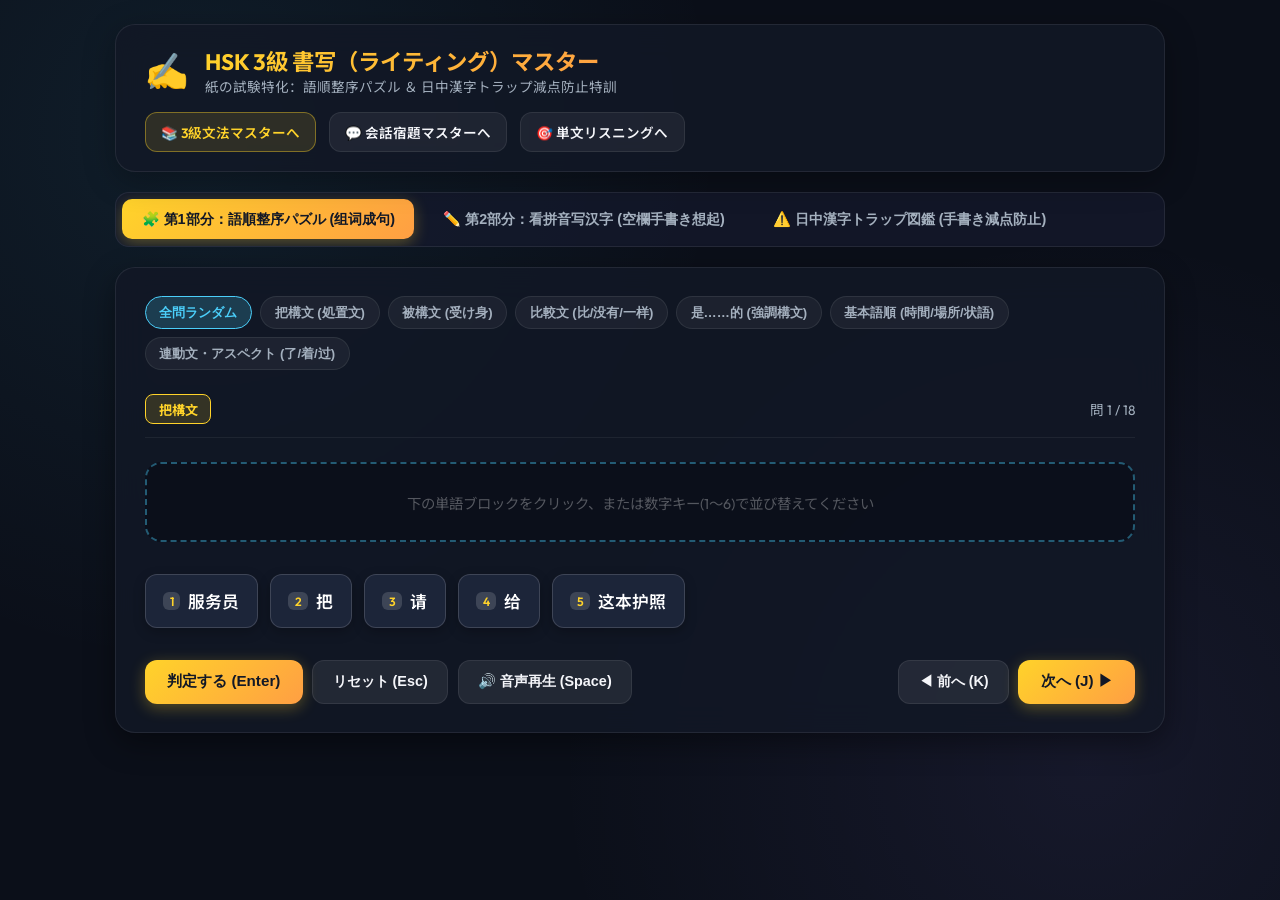
<file: writing.html>
<!DOCTYPE html>
<html lang="ja">
<head>
    <meta charset="UTF-8">
    <meta name="viewport" content="width=device-width, initial-scale=1.0">
    <!-- Google Fonts: Outfit & Noto Sans SC -->
    <link rel="preconnect" href="https://fonts.googleapis.com">
    <link rel="preconnect" href="https://fonts.gstatic.com" crossorigin>
    <link href="https://fonts.googleapis.com/css2?family=Noto+Sans+SC:wght@300;400;500;600;700;900&family=Outfit:wght@300;400;500;600;700&display=swap" rel="stylesheet">
    <link rel="stylesheet" href="./css/writing.css">
</head>
<body>
    <div class="app-wrapper">
        
        <!-- Header Navbar -->
        <header class="app-header">
            <div class="header-left">
                <span class="header-icon">✍️</span>
                <div>
                    <h1>HSK 3級 書写（ライティング）マスター</h1>
                    <p>紙の試験特化：語順整序パズル ＆ 日中漢字トラップ減点防止特訓</p>
                </div>
            </div>
            <div class="header-nav-links">
                <a href="grammar.html" class="nav-link-btn highlight" style="color: #ffd32a; border-color: rgba(255, 211, 42, 0.4); background: rgba(255, 211, 42, 0.12);">📚 3級文法マスターへ</a>
                <a href="index.html" class="nav-link-btn">💬 会話宿題マスターへ</a>
                <a href="trainer.html" class="nav-link-btn">🎯 単文リスニングへ</a>
            </div>
        </header>

        <!-- Section Switcher Tabs -->
        <div class="section-tabs">
            <button id="tab-ordering" class="tab-btn active" data-section="ordering">🧩 第1部分：語順整序パズル (组词成句)</button>
            <button id="tab-fill" class="tab-btn" data-section="fill">✏️ 第2部分：看拼音写汉字 (空欄手書き想起)</button>
            <button id="tab-traps" class="tab-btn" data-section="traps">⚠️ 日中漢字トラップ図鑑 (手書き減点防止)</button>
        </div>

        <!-- Section 1: 語順整序パズル (Ordering) -->
        <section id="section-ordering" class="main-card">
            <!-- Grammar Category Filter Pills -->
            <div class="filter-pills" id="category-filter-pills">
                <!-- Dynamically populated -->
            </div>

            <!-- Question Info Bar -->
            <div class="question-info-bar">
                <span id="order-category-badge" class="question-badge">把構文 (処置文)</span>
                <span id="order-counter" class="question-counter">問 1 / 18</span>
            </div>

            <!-- Answer Slot Container -->
            <div id="answer-slot" class="answer-slot-container empty"></div>

            <!-- Word Chip Pool -->
            <div id="chip-pool" class="word-chip-pool"></div>

            <!-- Explanation & Feedback Card -->
            <div id="order-explanation" class="explanation-card" style="display: none;">
                <div id="order-feedback" class="feedback-badge correct">✓ 正解！ 正しい語順です</div>
                <div id="order-full-zh" class="full-sentence-zh"></div>
                <div id="order-full-pinyin" class="full-sentence-pinyin"></div>
                <div id="order-full-ja" class="full-sentence-ja"></div>
                <div id="order-grammar-details" class="grammar-details"></div>
            </div>

            <!-- Action Controls -->
            <div class="action-buttons">
                <div class="btn-group-left">
                    <button id="btn-check-order" class="btn-primary">判定する (Enter)</button>
                    <button id="btn-reset-order" class="btn-secondary">リセット (Esc)</button>
                    <button id="btn-play-order-audio" class="btn-secondary">🔊 音声再生 (Space)</button>
                </div>
                <div class="btn-group-right">
                    <button id="btn-prev-order" class="btn-secondary">◀ 前へ (K)</button>
                    <button id="btn-next-order" class="btn-primary">次へ (J) ▶</button>
                </div>
            </div>
        </section>

        <!-- Section 2: 看拼音写汉字 (Fill in character) -->
        <section id="section-fill" class="main-card" style="display: none;">
            <div class="question-info-bar">
                <span class="question-badge">第2部分 看拼音写汉字</span>
                <span id="fill-counter" class="question-counter">問 1 / 10</span>
            </div>

            <div class="fill-card-prompt" id="fill-prompt">
                <!-- Dynamically generated prompt with blank -->
            </div>

            <div id="fill-explanation" class="explanation-card" style="display: none;">
                <div id="fill-feedback" class="feedback-badge correct">✓ 正解です！</div>
                <div id="fill-trap-alert" class="trap-card-alert"></div>
                <div id="fill-translation" class="full-sentence-ja"></div>
            </div>

            <div class="action-buttons">
                <div class="btn-group-left">
                    <button id="btn-check-fill" class="btn-primary">答え合わせ (Enter)</button>
                    <button id="btn-reveal-fill" class="btn-secondary">正解を表示</button>
                    <button id="btn-play-fill-audio" class="btn-secondary">🔊 音声再生 (Space)</button>
                </div>
                <div class="btn-group-right">
                    <button id="btn-prev-fill" class="btn-secondary">◀ 前へ (K)</button>
                    <button id="btn-next-fill" class="btn-primary">次へ (J) ▶</button>
                </div>
            </div>
        </section>

        <!-- Section 3: 日中漢字トラップ図鑑 (Kanji Traps Deck) -->
        <section id="section-traps" class="main-card" style="display: none;">
            <div class="question-info-bar">
                <span class="question-badge" style="background: rgba(255,94,87,0.2); border-color: var(--danger); color: var(--danger);">⚠️ 日本人減点防止トラップ集（HSK 3級出題重要度順）</span>
                <span id="trap-counter" class="question-counter">全 63 厳選頻出漢字</span>
            </div>
            
            <!-- Tier Filter Pills -->
            <div class="filter-pills" id="trap-tier-pills">
                <button class="filter-pill active" data-trap-tier="all">すべて (63字)</button>
                <button class="filter-pill" data-trap-tier="S" style="border-color: #ffd32a; color: #ffd32a;">🔥 Tier S 最優先・出題率No.1 (20字)</button>
                <button class="filter-pill" data-trap-tier="A" style="border-color: #4bcffa; color: #4bcffa;">⭐ Tier A 3級必須 (10字)</button>
                <button class="filter-pill" data-trap-tier="B">Tier B 2級頻出 (18字)</button>
                <button class="filter-pill" data-trap-tier="C">Tier C 1級基礎 (15字)</button>
            </div>

            <!-- Type Filter Pills -->
            <div class="filter-pills" id="trap-type-pills" style="margin-top: 0.3rem;">
                <span style="font-size: 0.8rem; color: var(--text-muted); align-self: center;">罠タイプ:</span>
                <button class="filter-pill active" data-trap-type="all">全タイプ</button>
                <button class="filter-pill" data-trap-type="subtle">⚠️ 微差・減点危険 (关/写/带/发/条/步/真...)</button>
                <button class="filter-pill" data-trap-type="radical">偏旁・部首簡略 (纟/讠/钅/门...)</button>
                <button class="filter-pill" data-trap-type="simplified">しんにょう・大幅簡略 (运/动/买/卖/双/马...)</button>
            </div>

            <p style="font-size: 0.86rem; color: var(--text-muted); line-height: 1.5; margin-top: 0.4rem;">
                💡 <strong>HSK 3級出題重要度順（#1〜#63）</strong>に並んでいます。上位の <strong>Tier S（★5）</strong> は過去問で出題頻度が極めて高く、日本人が日本の漢字で書いて最も失点しやすい最優先漢字です。
            </p>
            <div id="trap-grid" class="trap-grid">
                <!-- Dynamically populated trap comparison cards -->
            </div>
        </section>

    </div>

    <!-- Scripts -->
    <script src="./js/writing.js"></script>
</body>
</html>
</file>
<file: css/style.css>
/* ==========================================================================
   Chinese Conversation Trainer - Premium Dark Glassmorphism Design
   ========================================================================== */

:root {
    --bg-dark: #0b0d17;
    --card-bg: rgba(22, 26, 46, 0.7);
    --card-border: rgba(255, 255, 255, 0.1);
    
    --primary: #4bcffa;     /* Neon Blue */
    --accent: #ff9f43;      /* Neon Orange */
    --success: #1dd1a1;     /* Neon Green */
    --purple: #9c88ff;      /* Neon Purple */
    
    --bubble-left: rgba(30, 39, 73, 0.85);
    --bubble-right: rgba(14, 86, 122, 0.85);
    --bubble-narrator: rgba(45, 52, 70, 0.6);
    
    --text-main: #f1f2f6;
    --text-muted: #a4b0be;
    --pinyin-color: #ffd32a;
    
    --font-main: 'Outfit', 'Noto Sans SC', system-ui, -apple-system, sans-serif;
}

* {
    box-sizing: border-box;
    margin: 0;
    padding: 0;
}

body {
    background-color: var(--bg-dark);
    background-image: 
        radial-gradient(at 10% 10%, rgba(75, 207, 250, 0.12) 0, transparent 50%),
        radial-gradient(at 90% 90%, rgba(156, 136, 255, 0.12) 0, transparent 50%),
        radial-gradient(at 50% 50%, rgba(255, 159, 67, 0.08) 0, transparent 60%);
    background-attachment: fixed;
    color: var(--text-main);
    font-family: var(--font-main);
    min-height: 100vh;
    display: flex;
    justify-content: center;
    padding: 1.5rem 1rem;
}

.app-wrapper {
    width: 100%;
    max-width: 1100px;
    display: flex;
    flex-direction: column;
    gap: 1.25rem;
}

/* Header Navbar */
.app-header {
    position: relative;
    z-index: 100;
    background: var(--card-bg);
    backdrop-filter: blur(16px);
    border: 1px solid var(--card-border);
    border-radius: 20px;
    padding: 1.2rem 1.8rem;
    display: flex;
    justify-content: space-between;
    align-items: center;
    flex-wrap: wrap;
    gap: 1rem;
    box-shadow: 0 8px 32px rgba(0, 0, 0, 0.3);
}

.brand-title {
    display: flex;
    align-items: center;
    gap: 0.8rem;
}

.brand-icon {
    font-size: 2rem;
}

.brand-title h1 {
    font-size: 1.4rem;
    font-weight: 700;
    background: linear-gradient(135deg, var(--primary), var(--purple));
    -webkit-background-clip: text;
    -webkit-text-fill-color: transparent;
}

.brand-title p {
    font-size: 0.85rem;
    color: var(--text-muted);
}

.header-right {
    display: flex;
    align-items: center;
    gap: 0.8rem;
}

.btn-help {
    background: rgba(255, 255, 255, 0.08);
    border: 1px solid var(--card-border);
    color: var(--primary);
    padding: 0.6rem 1rem;
    border-radius: 12px;
    font-weight: 600;
    font-size: 0.85rem;
    cursor: pointer;
    transition: all 0.2s ease;
}

.btn-help:hover {
    background: rgba(75, 207, 250, 0.2);
    border-color: var(--primary);
}

.btn-mode-switch {
    display: inline-flex;
    align-items: center;
    gap: 0.5rem;
    padding: 0.6rem 1rem;
    border-radius: 12px;
    background: rgba(156, 136, 255, 0.18);
    border: 1px solid rgba(156, 136, 255, 0.4);
    color: #9c88ff;
    font-weight: 600;
    font-size: 0.85rem;
    text-decoration: none;
    transition: all 0.2s ease;
}

.btn-mode-switch:hover {
    background: rgba(156, 136, 255, 0.35);
    color: #ffffff;
    border-color: #9c88ff;
    box-shadow: 0 0 15px rgba(156, 136, 255, 0.4);
}

/* Custom Glassmorphic Dropdown Component */
.custom-dropdown-container {
    position: relative;
    z-index: 105;
    display: inline-block;
    min-width: 320px;
}

.custom-dropdown-btn {
    background: rgba(30, 39, 46, 0.85);
    color: #f5f6fa;
    border: 1px solid var(--card-border);
    border-radius: 12px;
    padding: 0.65rem 1.2rem;
    font-size: 0.95rem;
    font-family: var(--font-main);
    font-weight: 500;
    cursor: pointer;
    display: flex;
    align-items: center;
    justify-content: space-between;
    width: 100%;
    gap: 0.8rem;
    transition: all 0.25s ease;
    box-shadow: 0 4px 15px rgba(0, 0, 0, 0.3);
}

.custom-dropdown-btn:hover,
.custom-dropdown-btn.active {
    border-color: var(--primary);
    background: rgba(75, 207, 250, 0.15);
    box-shadow: 0 0 15px rgba(75, 207, 250, 0.3);
}

.dropdown-arrow {
    font-size: 0.75rem;
    color: var(--primary);
    transition: transform 0.25s ease;
}

.custom-dropdown-btn.active .dropdown-arrow {
    transform: rotate(180deg);
}

.custom-dropdown-menu {
    position: absolute;
    top: calc(100% + 8px);
    right: 0;
    width: 100%;
    min-width: 340px;
    max-height: 380px;
    overflow-y: auto;
    background: #111827;
    border: 1px solid rgba(75, 207, 250, 0.4);
    border-radius: 14px;
    box-shadow: 0 20px 50px rgba(0, 0, 0, 0.95);
    z-index: 99999;
    padding: 0.5rem 0;
}

.custom-dropdown-group {
    padding: 0.6rem 1rem 0.3rem 1rem;
    font-size: 0.82rem;
    font-weight: 700;
    color: #4bcffa;
    border-bottom: 1px solid rgba(255, 255, 255, 0.08);
    margin-top: 0.4rem;
    background: rgba(75, 207, 250, 0.08);
}

.custom-dropdown-group:first-child {
    margin-top: 0;
}

.custom-dropdown-item {
    padding: 0.75rem 1.2rem;
    color: #e1e2e6;
    font-size: 0.92rem;
    cursor: pointer;
    display: flex;
    align-items: center;
    justify-content: space-between;
    transition: all 0.15s ease;
}

.custom-dropdown-item:hover {
    background: rgba(75, 207, 250, 0.2);
    color: #ffffff;
    padding-left: 1.5rem;
}

.custom-dropdown-item.selected {
    background: rgba(75, 207, 250, 0.25);
    color: #4bcffa;
    font-weight: 600;
}

.custom-dropdown-item.selected::after {
    content: "✓";
    font-weight: bold;
    color: #4bcffa;
}

/* Control Toolbar & Mode Switcher */
.toolbar-card {
    position: relative;
    z-index: 1;
    background: var(--card-bg);
    backdrop-filter: blur(16px);
    border: 1px solid var(--card-border);
    border-radius: 20px;
    padding: 1.2rem;
    display: flex;
    flex-direction: column;
    gap: 1rem;
    box-shadow: 0 8px 32px rgba(0, 0, 0, 0.3);
}

.mode-switcher {
    display: flex;
    gap: 0.8rem;
    border-bottom: 1px solid var(--card-border);
    padding-bottom: 1rem;
}

.btn-mode {
    background: rgba(255, 255, 255, 0.05);
    border: 1px solid var(--card-border);
    color: var(--text-muted);
    padding: 0.6rem 1.2rem;
    border-radius: 12px;
    font-weight: 600;
    font-size: 0.9rem;
    cursor: pointer;
    transition: all 0.3s ease;
}

.btn-mode.active, .btn-mode:hover {
    background: linear-gradient(135deg, var(--primary), #3b82f6);
    color: #fff;
    border-color: transparent;
    box-shadow: 0 4px 15px rgba(75, 207, 250, 0.3);
}

.action-row {
    display: flex;
    flex-wrap: wrap;
    gap: 1rem;
    align-items: center;
    justify-content: space-between;
}

.primary-controls {
    display: flex;
    gap: 0.6rem;
}

.btn-primary {
    background: linear-gradient(135deg, var(--success), #10ac84);
    color: #05291e;
    border: none;
    padding: 0.7rem 1.4rem;
    border-radius: 12px;
    font-size: 1rem;
    font-weight: 700;
    cursor: pointer;
    transition: transform 0.2s, box-shadow 0.2s;
}

.btn-primary:hover {
    transform: translateY(-2px);
    box-shadow: 0 6px 20px rgba(29, 209, 161, 0.4);
}

.btn-danger {
    background: rgba(255, 107, 107, 0.2);
    color: #ff6b6b;
    border: 1px solid rgba(255, 107, 107, 0.4);
    padding: 0.7rem 1.2rem;
    border-radius: 12px;
    font-size: 0.95rem;
    font-weight: 600;
    cursor: pointer;
    transition: all 0.2s;
}

.btn-danger:hover {
    background: rgba(255, 107, 107, 0.3);
}

.secondary-options {
    display: flex;
    flex-wrap: wrap;
    gap: 1rem;
    align-items: center;
}

.opt-group {
    display: flex;
    align-items: center;
    gap: 0.5rem;
    font-size: 0.85rem;
    color: var(--text-muted);
}

.opt-group select {
    background: rgba(0, 0, 0, 0.3);
    color: var(--text-main);
    border: 1px solid var(--card-border);
    padding: 0.4rem 0.8rem;
    border-radius: 8px;
    outline: none;
}

/* Sub-bars */
.sub-bar {
    background: rgba(255, 159, 67, 0.15);
    border: 1px solid rgba(255, 159, 67, 0.3);
    border-radius: 12px;
    padding: 0.8rem 1.2rem;
    display: flex;
    align-items: center;
    gap: 1rem;
}

.sub-bar.hidden {
    display: none;
}

/* Dialogue Topic Header */
.dialogue-info-card {
    background: rgba(255, 255, 255, 0.03);
    border-left: 4px solid var(--primary);
    padding: 0.8rem 1.2rem;
    border-radius: 0 12px 12px 0;
}

.dialogue-info-card h2 {
    font-size: 1.1rem;
    margin-bottom: 0.2rem;
}

.dialogue-info-card p {
    font-size: 0.85rem;
    color: var(--text-muted);
}

/* Main Layout Grid */
.main-layout {
    display: grid;
    grid-template-columns: 1fr;
    gap: 1.25rem;
}

@media (min-width: 900px) {
    .main-layout {
        grid-template-columns: 1fr 320px;
    }
}

/* WeChat Style Chat Container */
.chat-container {
    background: var(--card-bg);
    backdrop-filter: blur(16px);
    border: 1px solid var(--card-border);
    border-radius: 20px;
    padding: 1.5rem;
    min-height: 500px;
    max-height: 70vh;
    overflow-y: auto;
    display: flex;
    flex-direction: column;
    gap: 1.2rem;
    box-shadow: 0 8px 32px rgba(0, 0, 0, 0.3);
}

/* Chat Bubble */
.chat-bubble {
    display: flex;
    gap: 1rem;
    max-width: 88%;
    animation: fadeIn 0.3s ease;
    transition: all 0.3s ease;
    border-radius: 16px;
    padding: 0.4rem;
    cursor: pointer;
}

@keyframes fadeIn {
    from { opacity: 0; transform: translateY(10px); }
    to { opacity: 1; transform: translateY(0); }
}

.chat-bubble.align-left {
    align-self: flex-start;
}

.chat-bubble.align-right {
    align-self: flex-end;
    flex-direction: row-reverse;
}

.chat-bubble.narrator-bubble {
    align-self: center;
    max-width: 95%;
    text-align: center;
    background: var(--bubble-narrator);
    border: 1px dashed var(--card-border);
}

.chat-bubble .avatar {
    font-size: 2rem;
    width: 48px;
    height: 48px;
    background: rgba(255, 255, 255, 0.08);
    border-radius: 50%;
    display: flex;
    align-items: center;
    justify-content: center;
    flex-shrink: 0;
    border: 1px solid var(--card-border);
}

.bubble-content {
    background: var(--bubble-left);
    border: 1px solid var(--card-border);
    border-radius: 16px;
    padding: 1rem 1.2rem;
    position: relative;
    display: flex;
    flex-direction: column;
    gap: 0.5rem;
    transition: border-color 0.2s, box-shadow 0.2s;
}

.chat-bubble.align-right .bubble-content {
    background: var(--bubble-right);
}

.chat-bubble.focused-line .bubble-content {
    border-color: rgba(255, 211, 42, 0.6);
    box-shadow: 0 0 12px rgba(255, 211, 42, 0.25);
}

.chat-bubble.playing .bubble-content {
    border-color: var(--primary);
    box-shadow: 0 0 20px rgba(75, 207, 250, 0.4);
}

.speaker-name {
    font-size: 0.8rem;
    font-weight: 600;
    color: var(--accent);
}

.chat-bubble.align-right .speaker-name {
    text-align: right;
    color: var(--primary);
}

/* Chinese & Ruby Pinyin Styling */
.text-zh {
    font-size: 1.3rem;
    line-height: 2.3rem;
    font-weight: 500;
    color: #ffffff;
}

ruby.pinyin-ruby {
    ruby-position: over;
    padding: 0 0.15em;
}

ruby.pinyin-ruby rt {
    font-size: 0.75rem;
    font-weight: 600;
    color: var(--pinyin-color);
    letter-spacing: 0.5px;
    transform: translateY(-2px);
    transition: opacity 0.2s ease;
}

/* Pinyin Mode Logic */
[data-pinyin-mode="hover"] ruby.pinyin-ruby rt {
    opacity: 0;
}
[data-pinyin-mode="hover"] ruby.pinyin-ruby:hover rt {
    opacity: 1;
}
[data-pinyin-mode="hidden"] ruby.pinyin-ruby rt {
    display: none;
}

/* Japanese Translation */
.text-ja {
    font-size: 0.9rem;
    color: var(--text-muted);
    border-top: 1px solid rgba(255, 255, 255, 0.08);
    padding-top: 0.4rem;
    margin-top: 0.2rem;
    transition: all 0.3s ease;
}

.hide-ja .text-ja {
    display: none;
}

/* Vocab Chips & Highlights */
.vocab-highlight {
    color: var(--primary);
    border-bottom: 2px dashed var(--primary);
    cursor: pointer;
    font-weight: 600;
    padding: 0 2px;
}

.vocab-highlight:hover {
    background: rgba(75, 207, 250, 0.2);
    border-radius: 4px;
}

.vocab-chips {
    display: flex;
    flex-wrap: wrap;
    gap: 0.4rem;
    margin-top: 0.4rem;
}

.chip-btn {
    background: rgba(255, 159, 67, 0.15);
    border: 1px solid rgba(255, 159, 67, 0.3);
    color: var(--accent);
    padding: 0.2rem 0.6rem;
    border-radius: 8px;
    font-size: 0.75rem;
    cursor: pointer;
    transition: all 0.2s ease;
}

.chip-btn:hover {
    background: rgba(255, 159, 67, 0.3);
}

.bubble-actions {
    display: flex;
    gap: 0.6rem;
    margin-top: 0.4rem;
}

.btn-line-play {
    background: rgba(255, 255, 255, 0.08);
    border: 1px solid var(--card-border);
    color: var(--text-main);
    padding: 0.3rem 0.7rem;
    border-radius: 8px;
    font-size: 0.8rem;
    cursor: pointer;
    transition: background 0.2s;
}

.btn-line-play:hover {
    background: rgba(255, 255, 255, 0.18);
}

/* User Role Highlights */
.user-role-bubble .bubble-content {
    border-color: var(--accent);
    background: rgba(255, 159, 67, 0.15);
}

.user-turn-prompt {
    background: var(--accent);
    color: #111;
    padding: 0.5rem 0.8rem;
    border-radius: 8px;
    margin-top: 0.5rem;
    font-size: 0.85rem;
    display: flex;
    justify-content: space-between;
    align-items: center;
}

.btn-skip-turn {
    background: #111;
    color: #fff;
    border: none;
    padding: 0.2rem 0.6rem;
    border-radius: 6px;
    font-size: 0.8rem;
    cursor: pointer;
}

/* Notes & Grammar Side Drawer */
.notes-drawer {
    background: var(--card-bg);
    backdrop-filter: blur(16px);
    border: 1px solid var(--card-border);
    border-radius: 20px;
    padding: 1.5rem;
    display: flex;
    flex-direction: column;
    gap: 1rem;
    box-shadow: 0 8px 32px rgba(0, 0, 0, 0.3);
}

.drawer-header {
    display: flex;
    justify-content: space-between;
    align-items: center;
    border-bottom: 1px solid var(--card-border);
    padding-bottom: 0.6rem;
}

.close-btn {
    background: none;
    border: none;
    color: var(--text-muted);
    font-size: 1.2rem;
    cursor: pointer;
}

.note-card {
    display: flex;
    flex-direction: column;
    gap: 0.6rem;
}

.note-badge {
    align-self: flex-start;
    background: rgba(75, 207, 250, 0.15);
    color: var(--primary);
    border: 1px solid rgba(75, 207, 250, 0.3);
    font-size: 0.75rem;
    padding: 0.2rem 0.6rem;
    border-radius: 6px;
    font-weight: 600;
}

.note-word {
    font-size: 1.5rem;
    color: var(--primary);
}

.note-pinyin {
    font-size: 1rem;
    color: var(--pinyin-color);
}

.note-meaning {
    font-size: 0.95rem;
    line-height: 1.4;
    color: var(--text-main);
}

.note-audio-btn button {
    background: rgba(75, 207, 250, 0.2);
    color: var(--primary);
    border: 1px solid var(--primary);
    padding: 0.5rem 1rem;
    border-radius: 8px;
    cursor: pointer;
    margin-top: 0.5rem;
}

/* Quiz Panel */
.quiz-panel {
    background: var(--card-bg);
    backdrop-filter: blur(16px);
    border: 1px solid var(--card-border);
    border-radius: 20px;
    padding: 1.5rem;
}

.quiz-card {
    display: flex;
    flex-direction: column;
    gap: 1rem;
}

.quiz-input-box {
    display: flex;
    gap: 0.6rem;
}

.quiz-input-box input {
    flex: 1;
    background: rgba(0, 0, 0, 0.4);
    border: 1px solid var(--card-border);
    color: var(--text-main);
    padding: 0.7rem 1rem;
    border-radius: 10px;
    font-size: 1rem;
}

.quiz-input-box button {
    background: var(--primary);
    color: #0b0d17;
    border: none;
    padding: 0.7rem 1.4rem;
    border-radius: 10px;
    font-weight: 700;
    cursor: pointer;
}

.quiz-feedback {
    padding: 0.8rem;
    border-radius: 10px;
    font-size: 0.95rem;
}

.quiz-feedback.correct {
    background: rgba(29, 209, 161, 0.2);
    border: 1px solid var(--success);
    color: var(--success);
}

.quiz-feedback.incorrect {
    background: rgba(255, 107, 107, 0.2);
    border: 1px solid #ff6b6b;
    color: #ff6b6b;
}

/* Modal Backdrop & Help Modal */
.modal-backdrop {
    position: fixed;
    top: 0;
    left: 0;
    width: 100vw;
    height: 100vh;
    background: rgba(0, 0, 0, 0.7);
    backdrop-filter: blur(8px);
    z-index: 999;
    display: flex;
    align-items: center;
    justify-content: center;
    padding: 1rem;
}

.modal-card {
    background: rgba(22, 26, 46, 0.95);
    border: 1px solid var(--card-border);
    border-radius: 20px;
    padding: 1.8rem;
    width: 100%;
    max-width: 580px;
    box-shadow: 0 20px 50px rgba(0, 0, 0, 0.6);
    display: flex;
    flex-direction: column;
    gap: 1.2rem;
}

.modal-header {
    display: flex;
    justify-content: space-between;
    align-items: center;
    border-bottom: 1px solid var(--card-border);
    padding-bottom: 0.8rem;
}

.modal-header h2 {
    font-size: 1.2rem;
    color: var(--primary);
}

.shortcut-table {
    width: 100%;
    border-collapse: collapse;
    font-size: 0.9rem;
}

.shortcut-table th, .shortcut-table td {
    padding: 0.6rem 0.8rem;
    border-bottom: 1px solid rgba(255, 255, 255, 0.08);
    text-align: left;
}

.shortcut-table th {
    color: var(--text-muted);
    font-weight: 600;
}

kbd {
    background: rgba(255, 255, 255, 0.12);
    border: 1px solid rgba(255, 255, 255, 0.2);
    border-radius: 6px;
    padding: 0.2rem 0.5rem;
    font-family: monospace;
    font-weight: 700;
    color: var(--accent);
    box-shadow: 0 2px 0 rgba(0, 0, 0, 0.4);
}

.hidden {
    display: none !important;
}

/* Blind Mode & Repeat Badges */
.chat-container.blind-mode .text-zh,
.chat-container.blind-mode ruby.pinyin-ruby rt {
    filter: blur(8px);
    transition: filter 0.2s ease;
    user-select: none;
}

.chat-container.blind-mode .chat-bubble:hover .text-zh,
.chat-container.blind-mode .chat-bubble:hover ruby.pinyin-ruby rt,
.chat-container.blind-mode .chat-bubble.playing .text-zh,
.chat-container.blind-mode .chat-bubble.playing ruby.pinyin-ruby rt {
    filter: blur(0);
}

.blind-mode-badge {
    background: rgba(255, 107, 107, 0.2);
    border: 1px solid #ff6b6b;
    color: #ff6b6b;
    font-size: 0.8rem;
    padding: 0.3rem 0.8rem;
    border-radius: 8px;
    font-weight: 600;
}

.repeat-count-badge {
    background: rgba(75, 207, 250, 0.2);
    border: 1px solid var(--primary);
    color: var(--primary);
    font-size: 0.8rem;
    padding: 0.2rem 0.6rem;
    border-radius: 6px;
    margin-top: 0.4rem;
    align-self: flex-start;
    font-weight: 600;
}

/* 12 Enemy Pinyin Tagging Colors */
ruby.pinyin-ruby rt.bad-an {
    color: #ff9f43 !important; /* ネオンオレンジ: -ian, -ui, -un, ü */
    font-weight: 700;
}

ruby.pinyin-ruby rt.bad-e {
    color: #ff6b6b !important; /* ネオンレッド: こもる e */
    font-weight: 700;
}

ruby.pinyin-ruby rt.bad-retro {
    color: #4bcffa !important; /* ネオンブルー: 巻き舌 zh, ch, sh, r, zi/ci/si */
    font-weight: 700;
}

ruby.pinyin-ruby rt.bad-ing {
    color: #1dd1a1 !important; /* ネオングリーン: 鼻音 -ng */
    font-weight: 700;
}

ruby.pinyin-ruby rt.bad-front {
    color: #9c88ff !important; /* ネオンパープル: 前舌面 j, q, x */
    font-weight: 700;
}

/* G-Mode Bombardment & Tip Card Styling */
.g-mode-badge {
    background: rgba(255, 211, 42, 0.2);
    border: 1px solid #ffd32a;
    color: #ffd32a;
    font-size: 0.8rem;
    padding: 0.2rem 0.6rem;
    border-radius: 6px;
    margin-top: 0.4rem;
    align-self: flex-start;
    font-weight: 700;
}

.g-tip-card {
    background: rgba(15, 23, 42, 0.95);
    border: 1px solid var(--primary);
    border-radius: 12px;
    padding: 0.8rem 1.2rem;
    margin-top: 0.6rem;
    box-shadow: 0 8px 25px rgba(75, 207, 250, 0.3);
    animation: fadeIn 0.3s ease;
}

.g-tip-header {
    display: flex;
    align-items: center;
    gap: 0.6rem;
    font-weight: bold;
    color: var(--primary);
    font-size: 0.95rem;
    margin-bottom: 0.4rem;
}

.g-tip-text {
    font-size: 0.88rem;
    color: #f5f6fa;
    line-height: 1.5;
}

/* HSK 3 Exam Quiz Card & 2-Pass Broadcast */
.btn-exam-broadcast {
    background: linear-gradient(135deg, #ffd32a 0%, #ff9f43 100%);
    border: none;
    color: #121826;
    font-weight: 700;
    padding: 0.65rem 1.1rem;
    border-radius: 12px;
    cursor: pointer;
    font-size: 0.88rem;
    display: inline-flex;
    align-items: center;
    gap: 0.4rem;
    box-shadow: 0 4px 15px rgba(255, 211, 42, 0.25);
    transition: all 0.2s ease;
}

.btn-exam-broadcast:hover {
    transform: translateY(-2px);
    box-shadow: 0 6px 20px rgba(255, 211, 42, 0.45);
}

.btn-exam-broadcast.broadcasting {
    background: #ff5e57;
    color: #ffffff;
    animation: pulse 1.2s infinite;
}

.exam-quiz-card {
    background: rgba(18, 26, 46, 0.96);
    border: 2px solid var(--accent);
    border-radius: 18px;
    padding: 1.5rem;
    margin-top: 1.5rem;
    display: flex;
    flex-direction: column;
    gap: 1rem;
    box-shadow: 0 10px 30px rgba(255, 211, 42, 0.2);
    animation: fadeIn 0.3s ease;
}

.exam-quiz-header {
    display: flex;
    justify-content: space-between;
    align-items: center;
}

.exam-badge {
    background: linear-gradient(135deg, #ffd32a 0%, #ff9f43 100%);
    color: #121826;
    font-weight: 800;
    font-size: 0.85rem;
    padding: 0.3rem 0.8rem;
    border-radius: 8px;
}

.btn-quiz-audio {
    background: rgba(255, 255, 255, 0.08);
    border: 1px solid var(--card-border);
    color: var(--primary);
    padding: 0.4rem 0.8rem;
    border-radius: 8px;
    font-size: 0.82rem;
    font-weight: 600;
    cursor: pointer;
    transition: all 0.2s ease;
}

.btn-quiz-audio:hover {
    background: rgba(75, 207, 250, 0.2);
    border-color: var(--primary);
}

.exam-question-text {
    font-size: 1.15rem;
    font-weight: 700;
    color: #ffffff;
    line-height: 1.6;
}

.exam-question-ja {
    font-size: 0.9rem;
    color: var(--text-muted);
    font-weight: normal;
    display: block;
    margin-top: 0.2rem;
}

.exam-options-grid {
    display: grid;
    grid-template-columns: repeat(auto-fit, minmax(220px, 1fr));
    gap: 0.8rem;
}

.exam-option-btn {
    background: rgba(255, 255, 255, 0.05);
    border: 1px solid var(--card-border);
    border-radius: 12px;
    padding: 0.8rem 1rem;
    color: #f5f6fa;
    display: flex;
    align-items: center;
    gap: 0.8rem;
    font-size: 0.92rem;
    font-weight: 600;
    cursor: pointer;
    text-align: left;
    transition: all 0.2s ease;
}

.exam-option-btn:hover {
    background: rgba(75, 207, 250, 0.15);
    border-color: var(--primary);
    transform: translateY(-2px);
}

.exam-option-btn .opt-key-badge {
    background: rgba(255, 255, 255, 0.12);
    border-radius: 6px;
    padding: 0.2rem 0.5rem;
    font-size: 0.82rem;
    color: var(--accent);
    font-weight: 700;
}

.exam-option-btn.correct {
    background: rgba(11, 232, 129, 0.25) !important;
    border-color: var(--success) !important;
    color: #ffffff !important;
}

.exam-option-btn.incorrect {
    background: rgba(255, 94, 87, 0.25) !important;
    border-color: var(--danger) !important;
    color: #ffffff !important;
}

.exam-quiz-feedback {
    background: rgba(255, 255, 255, 0.05);
    border-left: 3px solid var(--primary);
    padding: 0.8rem 1.2rem;
    border-radius: 0 8px 8px 0;
    font-size: 0.92rem;
    line-height: 1.5;
    color: #f1f2f6;
    animation: fadeIn 0.3s ease;
}

/* ==========================================================================
   Mobile Optimization for iPhone 15 Plus & Mobile Browsers (<= 768px)
   Right-Handed Thumb Ergonomics: Bottom Action Dock & Dialogue Sheet
   ========================================================================== */

/* Hidden on desktop */
.mobile-bottom-dock,
.chapter-sheet-overlay {
    display: none;
}

@media (max-width: 768px) {
    body {
        padding: 0.6rem 0.6rem calc(80px + env(safe-area-inset-bottom, 24px));
    }

    .app-wrapper {
        gap: 0.75rem;
    }

    /* Compact Mobile Header */
    .app-header {
        padding: 0.75rem 1rem;
        border-radius: 16px;
        flex-direction: column;
        align-items: flex-start;
        gap: 0.6rem;
    }

    .brand-title {
        gap: 0.6rem;
    }

    .brand-icon {
        font-size: 1.6rem;
    }

    .brand-title h1 {
        font-size: 1.15rem;
    }

    .brand-title p {
        display: none; /* Hide subtitle to preserve vertical view */
    }

    .header-right {
        width: 100%;
        gap: 0.4rem;
    }

    .header-nav-scroll {
        display: flex;
        gap: 0.4rem;
        overflow-x: auto;
        width: 100%;
        -webkit-overflow-scrolling: touch;
        padding-bottom: 2px;
    }

    .header-nav-scroll::-webkit-scrollbar {
        display: none;
    }

    .btn-mode-switch {
        padding: 0.4rem 0.7rem;
        font-size: 0.78rem;
        white-space: nowrap;
        border-radius: 10px;
    }

    /* Hide PC dropdown & key guide in header on mobile */
    .btn-help,
    .custom-dropdown-container {
        display: none !important;
    }

    /* Compact Toolbar Card */
    .toolbar-card {
        padding: 0.75rem 1rem;
        border-radius: 16px;
        gap: 0.6rem;
    }

    .mode-switcher {
        display: flex;
        gap: 0.35rem;
        overflow-x: auto;
        -webkit-overflow-scrolling: touch;
    }

    .mode-switcher::-webkit-scrollbar {
        display: none;
    }

    .btn-mode {
        padding: 0.45rem 0.75rem;
        font-size: 0.78rem;
        white-space: nowrap;
        flex: 1 0 auto;
        text-align: center;
    }

    /* PC Action Row is replaced by Mobile Bottom Action Dock */
    .action-row {
        display: none !important;
    }

    .sub-bar {
        padding: 0.6rem;
        font-size: 0.85rem;
    }

    /* Chat Bubbles: Touch Ergonomics */
    .chat-container {
        padding: 0.4rem 0;
        gap: 0.85rem;
    }

    .chat-bubble {
        max-width: 95%;
        padding: 0.85rem 1rem;
        cursor: pointer;
        user-select: none;
        -webkit-tap-highlight-color: transparent;
        transition: transform 0.12s ease, border-color 0.2s ease, background 0.2s ease;
    }

    .chat-bubble:active {
        transform: scale(0.985);
    }

    .chat-bubble.focused-line {
        border-color: var(--primary) !important;
        box-shadow: 0 0 16px rgba(75, 207, 250, 0.35);
    }

    .chat-bubble .text-zh {
        font-size: 1.25rem;
    }

    .chat-bubble .text-ja {
        font-size: 0.88rem;
    }

    /* Hide individual bubble action buttons to make bubbles cleaner */
    .bubble-actions {
        display: none;
    }

    /* Mobile Bottom Action Dock */
    .mobile-bottom-dock {
        display: flex;
        position: fixed;
        bottom: 0;
        left: 0;
        width: 100%;
        background: rgba(14, 17, 27, 0.95);
        backdrop-filter: blur(20px);
        -webkit-backdrop-filter: blur(20px);
        border-top: 1px solid rgba(255, 255, 255, 0.12);
        box-shadow: 0 -8px 25px rgba(0, 0, 0, 0.5);
        padding: 0.45rem 0.6rem calc(0.45rem + env(safe-area-inset-bottom, 20px));
        justify-content: space-between;
        align-items: center;
        gap: 0.3rem;
        z-index: 1000;
        box-sizing: border-box;
    }

    .dock-left-group {
        display: flex;
        gap: 0.3rem;
        align-items: center;
    }

    .dock-right-group {
        display: flex;
        gap: 0.35rem;
        align-items: center;
        justify-content: flex-end;
    }

    .dock-btn {
        background: rgba(255, 255, 255, 0.08);
        border: 1px solid rgba(255, 255, 255, 0.12);
        color: #f1f2f6;
        min-width: 48px;
        height: 50px;
        padding: 0.25rem 0.4rem;
        border-radius: 12px;
        display: flex;
        flex-direction: column;
        align-items: center;
        justify-content: center;
        gap: 2px;
        cursor: pointer;
        transition: all 0.15s ease;
        -webkit-tap-highlight-color: transparent;
    }

    .dock-btn:active {
        transform: scale(0.92);
        background: rgba(255, 255, 255, 0.18);
    }

    .dock-icon {
        font-size: 1.15rem;
        line-height: 1;
    }

    .dock-label {
        font-size: 0.68rem;
        font-weight: 700;
        color: var(--text-muted);
        line-height: 1;
    }

    .dock-btn.dock-btn-primary {
        background: linear-gradient(135deg, #4bcffa 0%, #00d2d3 100%);
        border: none;
        color: #0c101d;
        min-width: 64px;
        box-shadow: 0 4px 14px rgba(75, 207, 250, 0.45);
    }

    .dock-btn.dock-btn-primary .dock-icon {
        color: #0c101d;
        font-weight: 900;
    }

    .dock-btn.dock-btn-primary .dock-label {
        color: #0c101d;
        font-weight: 800;
    }

    .dock-btn.playing {
        background: rgba(255, 94, 87, 0.25) !important;
        border-color: #ff5e57 !important;
        color: #ff5e57 !important;
    }

    .dock-btn.playing .dock-label {
        color: #ff5e57 !important;
    }

    .dock-btn.looping {
        background: rgba(29, 209, 161, 0.22) !important;
        border-color: #1dd1a1 !important;
    }

    .dock-btn.looping .dock-label {
        color: #1dd1a1 !important;
    }

    /* Dialogue Bottom Sheet */
    .chapter-sheet-overlay {
        display: block;
        position: fixed;
        top: 0;
        left: 0;
        width: 100%;
        height: 100%;
        z-index: 1200;
        opacity: 1;
        visibility: visible;
        transition: opacity 0.25s ease, visibility 0.25s ease;
    }

    .chapter-sheet-overlay.hidden {
        opacity: 0;
        visibility: hidden;
        pointer-events: none;
    }

    .chapter-sheet-backdrop {
        position: absolute;
        top: 0;
        left: 0;
        width: 100%;
        height: 100%;
        background: rgba(0, 0, 0, 0.65);
        backdrop-filter: blur(8px);
        -webkit-backdrop-filter: blur(8px);
    }

    .chapter-sheet-content {
        position: absolute;
        bottom: 0;
        left: 0;
        width: 100%;
        max-height: 82vh;
        background: rgba(18, 22, 36, 0.98);
        border-top: 1px solid rgba(255, 255, 255, 0.15);
        border-radius: 22px 22px 0 0;
        box-shadow: 0 -10px 40px rgba(0, 0, 0, 0.7);
        display: flex;
        flex-direction: column;
        padding-bottom: calc(1rem + env(safe-area-inset-bottom, 20px));
        transform: translateY(0);
        transition: transform 0.28s cubic-bezier(0.16, 1, 0.3, 1);
    }

    .chapter-sheet-overlay.hidden .chapter-sheet-content {
        transform: translateY(100%);
    }

    .sheet-drag-handle {
        width: 44px;
        height: 5px;
        background: rgba(255, 255, 255, 0.25);
        border-radius: 3px;
        margin: 0.6rem auto 0.2rem;
    }

    .sheet-header {
        display: flex;
        justify-content: space-between;
        align-items: center;
        padding: 0.8rem 1.2rem 0.6rem;
        border-bottom: 1px solid rgba(255, 255, 255, 0.08);
    }

    .sheet-title {
        font-size: 1.02rem;
        font-weight: 700;
        color: #ffffff;
    }

    .sheet-close-btn {
        background: rgba(255, 255, 255, 0.1);
        border: none;
        color: #f1f2f6;
        width: 32px;
        height: 32px;
        border-radius: 50%;
        font-size: 1.3rem;
        line-height: 1;
        display: flex;
        align-items: center;
        justify-content: center;
        cursor: pointer;
    }

    .sheet-quick-settings {
        display: flex;
        gap: 0.5rem;
        padding: 0.7rem 1.2rem;
        overflow-x: auto;
        border-bottom: 1px solid rgba(255, 255, 255, 0.08);
        -webkit-overflow-scrolling: touch;
    }

    .sheet-quick-settings::-webkit-scrollbar {
        display: none;
    }

    .sheet-setting-pill {
        background: rgba(255, 255, 255, 0.06);
        border: 1px solid rgba(255, 255, 255, 0.12);
        border-radius: 20px;
        padding: 0.35rem 0.75rem;
        color: #dcdde1;
        font-size: 0.78rem;
        font-weight: 600;
        white-space: nowrap;
        cursor: pointer;
        transition: all 0.15s ease;
        -webkit-tap-highlight-color: transparent;
    }

    .sheet-setting-pill.active {
        background: rgba(75, 207, 250, 0.18);
        border-color: var(--primary);
        color: #ffffff;
    }

    .sheet-body {
        flex: 1;
        overflow-y: auto;
        padding: 0.8rem 1.2rem;
        display: flex;
        flex-direction: column;
        gap: 0.8rem;
        -webkit-overflow-scrolling: touch;
    }

    .sheet-group-title {
        font-size: 0.82rem;
        font-weight: 700;
        color: #ffd32a;
        padding: 0.2rem 0;
        border-bottom: 1px dashed rgba(255, 211, 42, 0.3);
        display: flex;
        align-items: center;
        gap: 0.4rem;
    }

    .sheet-dialogue-item {
        background: rgba(255, 255, 255, 0.04);
        border: 1px solid rgba(255, 255, 255, 0.08);
        border-radius: 12px;
        padding: 0.75rem 1rem;
        display: flex;
        align-items: center;
        justify-content: space-between;
        cursor: pointer;
        transition: all 0.15s ease;
        -webkit-tap-highlight-color: transparent;
    }

    .sheet-dialogue-item:active {
        transform: scale(0.98);
        background: rgba(255, 255, 255, 0.1);
    }

    .sheet-dialogue-item.active {
        background: rgba(75, 207, 250, 0.15);
        border-color: var(--primary);
    }

    .sheet-item-info {
        display: flex;
        flex-direction: column;
        gap: 0.2rem;
    }

    .sheet-item-title {
        font-size: 0.95rem;
        font-weight: 700;
        color: #ffffff;
    }

    .sheet-item-meta {
        font-size: 0.76rem;
        color: var(--text-muted);
    }

    .sheet-item-badge {
        font-size: 0.72rem;
        font-weight: 700;
        padding: 0.2rem 0.5rem;
        border-radius: 6px;
        background: rgba(255, 211, 42, 0.15);
        color: var(--accent);
    }
}
</file>
<file: css/grammar.css>
/* ==========================================================================
   HSK 3級 文法マスター (grammar.css)
   Dark Glassmorphic UI with Interactive Formula Chips & Teacher Mentor
   ========================================================================== */

:root {
    --bg-dark: #0f111a;
    --card-bg: rgba(26, 29, 45, 0.75);
    --card-border: rgba(255, 255, 255, 0.08);
    --primary: #4bcffa;     /* Neon Blue */
    --accent: #ffd32a;      /* Neon Yellow/Gold */
    --accent-orange: #ff9f43; /* Neon Orange */
    --success: #2ed573;     /* Neon Green */
    --danger: #ff4757;      /* Neon Red */
    --purple: #a55eea;      /* Neon Purple */
    --teal: #00d2d3;        /* Neon Teal */
    --text-main: #f1f2f6;
    --text-muted: #8b92b6;
    --radius-lg: 16px;
    --radius-md: 12px;
    --radius-sm: 8px;
    --font-main: 'Outfit', 'Noto Sans SC', 'PingFang SC', 'Hiragino Sans GB', 'Microsoft YaHei', sans-serif;
    --font-zh: 'Noto Sans SC', 'PingFang SC', 'Hiragino Sans GB', 'Microsoft YaHei', sans-serif;
}

* {
    box-sizing: border-box;
    margin: 0;
    padding: 0;
}

body {
    background-color: var(--bg-dark);
    background-image: 
        radial-gradient(at 0% 0%, hsla(253, 16%, 10%, 1) 0, transparent 50%), 
        radial-gradient(at 100% 0%, hsla(210, 39%, 20%, 0.25) 0, transparent 50%), 
        radial-gradient(at 50% 100%, hsla(339, 49%, 15%, 0.2) 0, transparent 50%);
    background-attachment: fixed;
    color: var(--text-main);
    font-family: var(--font-main);
    min-height: 100vh;
    padding: 1.5rem;
    overflow-x: hidden;
}

.app-wrapper {
    max-width: 1300px;
    margin: 0 auto;
    display: flex;
    flex-direction: column;
    gap: 1.2rem;
}

/* Header */
.app-header {
    display: flex;
    justify-content: space-between;
    align-items: center;
    background: var(--card-bg);
    backdrop-filter: blur(16px);
    border: 1px solid var(--card-border);
    padding: 1.2rem 1.8rem;
    border-radius: var(--radius-lg);
    box-shadow: 0 8px 32px rgba(0, 0, 0, 0.3);
    flex-wrap: wrap;
    gap: 1rem;
}

.header-left {
    display: flex;
    align-items: center;
    gap: 1rem;
}

.header-icon {
    font-size: 2.2rem;
    background: rgba(255, 211, 42, 0.15);
    border: 1px solid rgba(255, 211, 42, 0.3);
    width: 52px;
    height: 52px;
    display: flex;
    align-items: center;
    justify-content: center;
    border-radius: var(--radius-md);
}

.header-left h1 {
    font-size: 1.5rem;
    font-weight: 700;
    color: #ffffff;
    letter-spacing: -0.02em;
}

.header-left p {
    font-size: 0.86rem;
    color: var(--text-muted);
    margin-top: 0.2rem;
}

.header-nav-links {
    display: flex;
    gap: 0.6rem;
    flex-wrap: wrap;
    align-items: center;
}

.nav-link-btn {
    text-decoration: none;
    color: var(--text-main);
    background: rgba(255, 255, 255, 0.06);
    border: 1px solid var(--card-border);
    padding: 0.55rem 0.95rem;
    border-radius: var(--radius-sm);
    font-size: 0.85rem;
    font-weight: 600;
    transition: all 0.2s ease;
    display: inline-flex;
    align-items: center;
    gap: 0.4rem;
}

.nav-link-btn:hover {
    background: rgba(255, 255, 255, 0.14);
    transform: translateY(-1px);
}

.nav-link-btn.highlight {
    color: #ffd32a;
    border-color: rgba(255, 211, 42, 0.4);
    background: rgba(255, 211, 42, 0.12);
}

/* Teacher & Mastery Progress Bar */
.mastery-toolbar {
    background: var(--card-bg);
    backdrop-filter: blur(16px);
    border: 1px solid var(--card-border);
    border-radius: var(--radius-lg);
    padding: 1rem 1.6rem;
    display: flex;
    justify-content: space-between;
    align-items: center;
    flex-wrap: wrap;
    gap: 1.2rem;
    box-shadow: 0 4px 20px rgba(0, 0, 0, 0.2);
}

.teacher-badge {
    display: flex;
    align-items: center;
    gap: 0.8rem;
}

.teacher-avatar-small {
    width: 48px;
    height: 48px;
    border-radius: 50%;
    overflow: hidden;
    border: 2px solid var(--accent);
    box-shadow: 0 0 14px rgba(255, 211, 42, 0.45);
    flex-shrink: 0;
}

.teacher-avatar-small img {
    width: 100%;
    height: 100%;
    object-fit: cover;
    object-position: center top;
    display: block;
}

.teacher-text-group {
    display: flex;
    flex-direction: column;
}

.teacher-name {
    font-size: 0.95rem;
    font-weight: 700;
    color: var(--accent);
}

.teacher-status-msg {
    font-size: 0.8rem;
    color: var(--text-muted);
}

/* Progress bar */
.progress-container {
    display: flex;
    align-items: center;
    gap: 0.9rem;
    flex-grow: 1;
    max-width: 420px;
}

.progress-track {
    flex-grow: 1;
    height: 10px;
    background: rgba(255, 255, 255, 0.08);
    border-radius: 10px;
    overflow: hidden;
    position: relative;
    border: 1px solid rgba(255, 255, 255, 0.1);
}

.progress-fill {
    height: 100%;
    width: 0%;
    background: linear-gradient(90deg, #4bcffa 0%, #2ed573 50%, #ffd32a 100%);
    border-radius: 10px;
    transition: width 0.4s ease;
    box-shadow: 0 0 12px rgba(46, 213, 115, 0.5);
}

.progress-label {
    font-size: 0.85rem;
    font-weight: 700;
    color: #ffffff;
    white-space: nowrap;
}

/* Tool buttons */
.toolbar-actions {
    display: flex;
    gap: 0.5rem;
    flex-wrap: wrap;
    align-items: center;
}

.tool-btn {
    background: rgba(255, 255, 255, 0.06);
    border: 1px solid var(--card-border);
    color: var(--text-main);
    padding: 0.45rem 0.8rem;
    border-radius: var(--radius-sm);
    font-size: 0.8rem;
    font-weight: 600;
    cursor: pointer;
    transition: all 0.2s ease;
    display: inline-flex;
    align-items: center;
    gap: 0.35rem;
}

.tool-btn:hover {
    background: rgba(255, 255, 255, 0.14);
    transform: translateY(-1px);
}

.tool-btn.active {
    background: rgba(75, 207, 250, 0.2);
    border-color: var(--primary);
    color: var(--primary);
}

.tool-btn .key-hint {
    background: rgba(0, 0, 0, 0.35);
    padding: 0.1rem 0.35rem;
    border-radius: 4px;
    font-size: 0.72rem;
    color: var(--accent);
    font-weight: 700;
}

/* Main Layout: 2 Columns */
.grammar-layout {
    display: grid;
    grid-template-columns: 310px 1fr;
    gap: 1.2rem;
    align-items: start;
}

@media (max-width: 960px) {
    .grammar-layout {
        grid-template-columns: 1fr;
    }
}

/* Left Sidebar */
.sidebar-panel {
    background: var(--card-bg);
    backdrop-filter: blur(16px);
    border: 1px solid var(--card-border);
    border-radius: var(--radius-lg);
    padding: 1.2rem;
    display: flex;
    flex-direction: column;
    gap: 1rem;
    max-height: calc(100vh - 180px);
    position: sticky;
    top: 1rem;
    overflow-y: auto;
}

.search-box {
    position: relative;
    width: 100%;
}

.search-input {
    width: 100%;
    background: rgba(0, 0, 0, 0.25);
    border: 1px solid var(--card-border);
    padding: 0.6rem 0.8rem 0.6rem 2.2rem;
    border-radius: var(--radius-sm);
    color: #ffffff;
    font-size: 0.85rem;
    outline: none;
    transition: border-color 0.2s;
}

.search-input:focus {
    border-color: var(--primary);
}

.search-icon {
    position: absolute;
    left: 0.75rem;
    top: 50%;
    transform: translateY(-50%);
    font-size: 0.85rem;
    color: var(--text-muted);
}

/* Category List in Sidebar */
.category-nav-list {
    display: flex;
    flex-direction: column;
    gap: 0.4rem;
}

.cat-nav-item {
    background: rgba(255, 255, 255, 0.03);
    border: 1px solid transparent;
    padding: 0.65rem 0.85rem;
    border-radius: var(--radius-sm);
    cursor: pointer;
    transition: all 0.2s ease;
    display: flex;
    align-items: center;
    justify-content: space-between;
}

.cat-nav-item:hover {
    background: rgba(255, 255, 255, 0.08);
}

.cat-nav-item.active {
    background: rgba(75, 207, 250, 0.15);
    border-color: rgba(75, 207, 250, 0.4);
    box-shadow: 0 0 12px rgba(75, 207, 250, 0.15);
}

.cat-nav-left {
    display: flex;
    align-items: center;
    gap: 0.6rem;
}

.cat-nav-num {
    font-size: 0.72rem;
    font-weight: 700;
    color: var(--text-muted);
    background: rgba(255, 255, 255, 0.08);
    padding: 0.15rem 0.4rem;
    border-radius: 4px;
}

.cat-nav-item.active .cat-nav-num {
    background: var(--primary);
    color: #121826;
}

.cat-nav-title {
    font-size: 0.88rem;
    font-weight: 600;
    color: #f1f2f6;
}

.cat-nav-count {
    font-size: 0.75rem;
    color: var(--text-muted);
}

/* Right Content Area */
.content-area {
    display: flex;
    flex-direction: column;
    gap: 1.2rem;
}

/* Grammar Card */
.grammar-card {
    background: var(--card-bg);
    backdrop-filter: blur(16px);
    border: 1px solid var(--card-border);
    border-radius: var(--radius-lg);
    padding: 1.8rem;
    display: flex;
    flex-direction: column;
    gap: 1.3rem;
    box-shadow: 0 8px 30px rgba(0, 0, 0, 0.25);
    animation: fadeIn 0.25s ease-out;
}

.grammar-card-header {
    display: flex;
    justify-content: space-between;
    align-items: flex-start;
    flex-wrap: wrap;
    gap: 0.8rem;
    border-bottom: 1px solid rgba(255, 255, 255, 0.08);
    padding-bottom: 1rem;
}

.grammar-title-group {
    display: flex;
    flex-direction: column;
    gap: 0.3rem;
}

.category-breadcrumb {
    font-size: 0.8rem;
    color: var(--primary);
    font-weight: 600;
    display: flex;
    align-items: center;
    gap: 0.4rem;
}

.grammar-title {
    font-size: 1.55rem;
    font-weight: 700;
    color: #ffffff;
    display: flex;
    align-items: center;
    gap: 0.8rem;
    flex-wrap: wrap;
}

.level-badge {
    font-size: 0.75rem;
    padding: 0.2rem 0.6rem;
    border-radius: 6px;
    font-weight: 700;
    background: rgba(255, 211, 42, 0.15);
    border: 1px solid rgba(255, 211, 42, 0.4);
    color: var(--accent);
}

.mastered-btn {
    background: rgba(255, 255, 255, 0.08);
    border: 1px solid var(--card-border);
    color: var(--text-muted);
    padding: 0.5rem 1rem;
    border-radius: var(--radius-sm);
    font-size: 0.85rem;
    font-weight: 700;
    cursor: pointer;
    transition: all 0.2s ease;
    display: inline-flex;
    align-items: center;
    gap: 0.4rem;
}

.mastered-btn:hover {
    background: rgba(46, 213, 115, 0.15);
    color: var(--success);
    border-color: rgba(46, 213, 115, 0.4);
}

.mastered-btn.mastered {
    background: rgba(46, 213, 115, 0.22);
    border-color: var(--success);
    color: var(--success);
    box-shadow: 0 0 12px rgba(46, 213, 115, 0.3);
}

/* Meaning & Purpose Section (構文の意味・使いどころ) */
.meaning-section {
    background: linear-gradient(135deg, rgba(75, 207, 250, 0.12) 0%, rgba(165, 94, 234, 0.08) 100%);
    border: 1px solid rgba(75, 207, 250, 0.35);
    border-left: 4px solid var(--primary);
    border-radius: var(--radius-md);
    padding: 1.25rem 1.4rem;
    display: flex;
    flex-direction: column;
    gap: 0.9rem;
    box-shadow: 0 4px 16px rgba(0, 0, 0, 0.15);
}

.meaning-hero {
    display: flex;
    flex-direction: column;
    gap: 0.45rem;
}

.meaning-badge {
    align-self: flex-start;
    font-size: 0.76rem;
    font-weight: 800;
    color: #121826;
    background: var(--primary);
    padding: 0.2rem 0.65rem;
    border-radius: 4px;
    letter-spacing: 0.03em;
    text-transform: uppercase;
}

.meaning-headline {
    font-size: 1.35rem;
    font-weight: 800;
    color: #ffffff;
    line-height: 1.35;
    letter-spacing: -0.01em;
    text-shadow: 0 2px 4px rgba(0, 0, 0, 0.3);
}

.purpose-container {
    background: rgba(0, 0, 0, 0.25);
    border: 1px solid rgba(255, 255, 255, 0.08);
    border-radius: var(--radius-sm);
    padding: 0.85rem 1.1rem;
    display: flex;
    flex-direction: column;
    gap: 0.35rem;
}

.purpose-label {
    font-size: 0.82rem;
    font-weight: 700;
    color: #ffd32a;
    display: flex;
    align-items: center;
    gap: 0.35rem;
}

.purpose-text {
    font-size: 0.93rem;
    color: #e4e7eb;
    line-height: 1.6;
    margin: 0;
}

/* Formula Block */
.formula-section {
    background: rgba(0, 0, 0, 0.28);
    border: 1px solid rgba(75, 207, 250, 0.25);
    border-radius: var(--radius-md);
    padding: 1.1rem 1.4rem;
    display: flex;
    flex-direction: column;
    gap: 0.7rem;
}

.formula-label {
    font-size: 0.78rem;
    font-weight: 700;
    color: var(--primary);
    text-transform: uppercase;
    letter-spacing: 0.05em;
    display: flex;
    align-items: center;
    gap: 0.4rem;
}

.formula-chips-container {
    display: flex;
    align-items: center;
    gap: 0.5rem;
    flex-wrap: wrap;
}

.formula-chip {
    padding: 0.35rem 0.75rem;
    border-radius: 8px;
    font-size: 0.92rem;
    font-weight: 600;
    font-family: var(--font-zh);
    display: inline-flex;
    align-items: center;
    border: 1px solid transparent;
}

.formula-plus {
    color: var(--text-muted);
    font-weight: 700;
    font-size: 1rem;
}

.formula-text-raw {
    font-size: 0.88rem;
    color: #e1e2e6;
    font-family: var(--font-zh), monospace;
    background: rgba(255, 255, 255, 0.04);
    padding: 0.3rem 0.6rem;
    border-radius: 6px;
}

.formula-meaning-box {
    margin-top: 0.2rem;
    padding: 0.6rem 0.85rem;
    background: rgba(255, 255, 255, 0.05);
    border-left: 3px solid var(--accent);
    border-radius: 4px;
    display: flex;
    align-items: center;
    gap: 0.7rem;
    flex-wrap: wrap;
}

.formula-meaning-badge {
    font-size: 0.72rem;
    font-weight: 700;
    color: var(--accent);
    background: rgba(255, 211, 42, 0.15);
    padding: 0.15rem 0.45rem;
    border-radius: 4px;
    letter-spacing: 0.02em;
}

.formula-meaning-text {
    font-size: 0.9rem;
    color: #f1f2f6;
    font-weight: 600;
}

/* Teacher Speech Bubble */
.teacher-advice-box {
    display: flex;
    align-items: flex-start;
    gap: 1rem;
    background: rgba(255, 211, 42, 0.06);
    border: 1px solid rgba(255, 211, 42, 0.25);
    border-left: 4px solid var(--accent);
    padding: 1.1rem 1.3rem;
    border-radius: var(--radius-md);
}

.teacher-avatar-big {
    width: 68px;
    height: 68px;
    border-radius: 50%;
    overflow: hidden;
    border: 2.5px solid var(--accent);
    box-shadow: 0 0 18px rgba(255, 211, 42, 0.45);
    flex-shrink: 0;
}

.teacher-avatar-big img {
    width: 100%;
    height: 100%;
    object-fit: cover;
    object-position: center top;
    display: block;
}

.teacher-bubble-content {
    display: flex;
    flex-direction: column;
    gap: 0.3rem;
}

.teacher-bubble-title {
    font-size: 0.88rem;
    font-weight: 700;
    color: var(--accent);
}

.teacher-bubble-body {
    font-size: 0.92rem;
    line-height: 1.6;
    color: #f1f2f6;
}

/* Trap Warning Card */
.trap-warning-box {
    background: rgba(255, 71, 87, 0.08);
    border: 1px solid rgba(255, 71, 87, 0.25);
    border-radius: var(--radius-md);
    padding: 1.1rem 1.3rem;
    display: flex;
    flex-direction: column;
    gap: 0.7rem;
}

.trap-warning-title {
    font-size: 0.85rem;
    font-weight: 700;
    color: #ff6b81;
    display: flex;
    align-items: center;
    gap: 0.4rem;
}

.trap-compare-grid {
    display: grid;
    grid-template-columns: 1fr 1fr;
    gap: 0.8rem;
}

@media (max-width: 640px) {
    .trap-compare-grid {
        grid-template-columns: 1fr;
    }
}

.trap-cell {
    padding: 0.6rem 0.9rem;
    border-radius: 8px;
    font-size: 0.95rem;
    font-weight: 500;
    font-family: var(--font-zh);
    letter-spacing: 0.02em;
}

.trap-cell.bad {
    background: rgba(255, 71, 87, 0.15);
    border: 1px solid rgba(255, 71, 87, 0.4);
    color: #ff6b81;
}

.trap-cell.good {
    background: rgba(46, 213, 115, 0.15);
    border: 1px solid rgba(46, 213, 115, 0.4);
    color: #2ed573;
}

.trap-exp-text {
    font-size: 0.84rem;
    color: #e1e2e6;
    line-height: 1.5;
}

/* Example Sentences Section */
.examples-section {
    display: flex;
    flex-direction: column;
    gap: 0.8rem;
}

.examples-header {
    display: flex;
    justify-content: space-between;
    align-items: center;
}

.examples-title {
    font-size: 1rem;
    font-weight: 700;
    color: #ffffff;
    display: flex;
    align-items: center;
    gap: 0.4rem;
}

.example-card {
    background: rgba(255, 255, 255, 0.035);
    border: 1px solid var(--card-border);
    border-radius: var(--radius-md);
    padding: 1rem 1.2rem;
    display: flex;
    align-items: center;
    gap: 1rem;
    transition: all 0.2s ease;
}

.example-card:hover {
    background: rgba(255, 255, 255, 0.07);
    border-color: rgba(255, 255, 255, 0.18);
}

.example-speaker-btn {
    background: rgba(75, 207, 250, 0.15);
    border: 1px solid rgba(75, 207, 250, 0.35);
    color: var(--primary);
    width: 40px;
    height: 40px;
    border-radius: 50%;
    display: flex;
    align-items: center;
    justify-content: center;
    cursor: pointer;
    font-size: 1.1rem;
    flex-shrink: 0;
    transition: all 0.2s ease;
}

.example-speaker-btn:hover {
    background: var(--primary);
    color: #121826;
    transform: scale(1.08);
}

.example-text-content {
    display: flex;
    flex-direction: column;
    gap: 0.3rem;
    flex-grow: 1;
}

.example-zh-row {
    font-size: 1.3rem;
    font-weight: 500;
    color: #ffffff;
    line-height: 1.45;
    font-family: var(--font-zh);
    letter-spacing: 0.02em;
}

.example-pinyin-row {
    font-size: 0.9rem;
    color: var(--primary);
    font-family: 'Outfit', sans-serif;
}

.example-pinyin-row.hidden,
.example-ja-row.hidden {
    display: none;
}

.example-ja-row {
    font-size: 0.88rem;
    color: var(--text-muted);
}

/* Masked Active Recall Badge */
.mask-slot {
    background: rgba(255, 211, 42, 0.2);
    border: 1px dashed var(--accent);
    color: var(--accent);
    padding: 0.1rem 0.5rem;
    border-radius: 6px;
    cursor: pointer;
    font-weight: 700;
    transition: all 0.2s;
}

.mask-slot:hover {
    background: var(--accent);
    color: #121826;
}

/* Card Action Footer */
.grammar-footer {
    display: flex;
    justify-content: space-between;
    align-items: center;
    flex-wrap: wrap;
    gap: 0.8rem;
    padding-top: 1rem;
    border-top: 1px solid rgba(255, 255, 255, 0.08);
}

.footer-nav-group {
    display: flex;
    gap: 0.6rem;
}

.btn-secondary {
    background: rgba(255, 255, 255, 0.08);
    border: 1px solid var(--card-border);
    color: #ffffff;
    padding: 0.6rem 1.1rem;
    border-radius: var(--radius-sm);
    font-size: 0.88rem;
    font-weight: 600;
    cursor: pointer;
    transition: all 0.2s ease;
    display: inline-flex;
    align-items: center;
    gap: 0.4rem;
}

.btn-secondary:hover {
    background: rgba(255, 255, 255, 0.16);
    transform: translateY(-1px);
}

.btn-puzzle-jump {
    background: linear-gradient(135deg, #ffd32a 0%, #ff9f43 100%);
    border: none;
    color: #121826;
    padding: 0.65rem 1.3rem;
    border-radius: var(--radius-sm);
    font-size: 0.9rem;
    font-weight: 700;
    cursor: pointer;
    text-decoration: none;
    display: inline-flex;
    align-items: center;
    gap: 0.5rem;
    box-shadow: 0 4px 15px rgba(255, 211, 42, 0.25);
    transition: all 0.2s ease;
}

.btn-puzzle-jump:hover {
    transform: translateY(-2px);
    box-shadow: 0 6px 20px rgba(255, 211, 42, 0.4);
}

/* Keyboard guide modal */
.keyboard-modal {
    position: fixed;
    top: 0;
    left: 0;
    width: 100vw;
    height: 100vh;
    background: rgba(0, 0, 0, 0.7);
    backdrop-filter: blur(8px);
    display: flex;
    align-items: center;
    justify-content: center;
    z-index: 999;
}

.modal-card {
    background: #1a1d2d;
    border: 1px solid var(--card-border);
    border-radius: var(--radius-lg);
    padding: 2rem;
    max-width: 500px;
    width: 90%;
    box-shadow: 0 10px 40px rgba(0, 0, 0, 0.5);
    display: flex;
    flex-direction: column;
    gap: 1.2rem;
}

.modal-header {
    display: flex;
    justify-content: space-between;
    align-items: center;
}

.modal-title {
    font-size: 1.2rem;
    font-weight: 700;
    color: #ffffff;
}

.close-modal-btn {
    background: transparent;
    border: none;
    color: var(--text-muted);
    font-size: 1.4rem;
    cursor: pointer;
}

.key-guide-table {
    width: 100%;
    border-collapse: collapse;
}

.key-guide-table td {
    padding: 0.6rem 0.4rem;
    border-bottom: 1px solid rgba(255, 255, 255, 0.06);
    font-size: 0.88rem;
}

.kbd-badge {
    background: rgba(255, 255, 255, 0.12);
    border: 1px solid rgba(255, 255, 255, 0.2);
    color: var(--accent);
    padding: 0.2rem 0.5rem;
    border-radius: 4px;
    font-weight: 700;
    font-family: monospace;
}

@keyframes fadeIn {
    from { opacity: 0; transform: translateY(6px); }
    to { opacity: 1; transform: translateY(0); }
}

/* Block-level Navigation & Highlighting */
.block-focused {
    outline: 2px solid var(--primary) !important;
    outline-offset: 6px;
    box-shadow: 0 0 16px rgba(75, 207, 250, 0.4) !important;
    transition: outline 0.2s ease, box-shadow 0.2s ease;
}

.block-nav-float {
    position: fixed;
    bottom: 2rem;
    right: 2rem;
    display: flex;
    flex-direction: column;
    gap: 0.5rem;
    z-index: 900;
}

.float-nav-btn {
    background: rgba(18, 24, 38, 0.85);
    backdrop-filter: blur(12px);
    border: 1px solid rgba(75, 207, 250, 0.4);
    color: #ffffff;
    width: 52px;
    height: 48px;
    border-radius: var(--radius-sm);
    display: flex;
    flex-direction: column;
    align-items: center;
    justify-content: center;
    cursor: pointer;
    font-size: 0.8rem;
    font-weight: 700;
    box-shadow: 0 6px 20px rgba(0, 0, 0, 0.4);
    transition: all 0.2s ease;
}

.float-nav-btn .key-hint {
    font-size: 0.68rem;
    color: var(--accent);
    line-height: 1;
}

.float-nav-btn:hover {
    background: rgba(75, 207, 250, 0.25);
    border-color: var(--primary);
    transform: translateY(-2px);
    box-shadow: 0 8px 24px rgba(75, 207, 250, 0.3);
}

.float-nav-btn:active {
    transform: translateY(0);
}

/* ==========================================================================
   Mobile Optimization for iPhone 15 Plus & Large Smartphones (<= 768px)
   Right-Handed Thumb Ergonomics: Bottom Action Dock & Chapter Bottom Sheet
   ========================================================================== */

/* Mobile Dock is hidden on desktop by default */
.mobile-bottom-dock,
.chapter-sheet-overlay {
    display: none;
}

@media (max-width: 768px) {
    /* Safe-area adjustments for body */
    body {
        padding: 0.75rem 0.75rem calc(85px + env(safe-area-inset-bottom, 24px));
    }

    .app-wrapper {
        gap: 0.85rem;
    }

    /* Compact Header */
    .app-header {
        padding: 0.9rem 1.1rem;
        border-radius: var(--radius-md);
        flex-direction: column;
        align-items: flex-start;
        gap: 0.7rem;
    }

    .app-header .header-left h1 {
        font-size: 1.25rem;
    }

    .app-header .header-left p {
        display: none; /* Hide subtitle to preserve precious vertical space */
    }

    .header-nav-links {
        width: 100%;
        display: flex;
        overflow-x: auto;
        padding-bottom: 2px;
        gap: 0.4rem;
        -webkit-overflow-scrolling: touch;
    }

    .nav-link-btn {
        padding: 0.4rem 0.7rem;
        font-size: 0.78rem;
        white-space: nowrap;
    }

    /* Mastery & Progress Toolbar */
    .mastery-toolbar {
        padding: 0.75rem 1rem;
        gap: 0.75rem;
    }

    .teacher-badge {
        width: 100%;
    }

    .progress-container {
        width: 100%;
        max-width: 100%;
    }

    .toolbar-actions {
        width: 100%;
        justify-content: space-between;
    }

    .tool-btn {
        padding: 0.35rem 0.6rem;
        font-size: 0.75rem;
        flex: 1 1 auto;
        justify-content: center;
    }

    .tool-btn .key-hint {
        display: none; /* Hide PC keyboard hints on mobile */
    }

    /* Layout: Hide desktop sidebar on mobile, full width content */
    .grammar-layout {
        display: block;
    }

    .sidebar-panel {
        display: none !important;
    }

    .content-area {
        width: 100%;
    }

    .grammar-card {
        padding: 1.25rem 1.1rem;
        gap: 1.1rem;
        border-radius: var(--radius-md);
    }

    .grammar-title {
        font-size: 1.35rem;
    }

    .meaning-headline {
        font-size: 1.15rem;
    }

    .meaning-section {
        padding: 1rem 1.1rem;
    }

    /* Example card tap optimization */
    .example-card {
        cursor: pointer;
        padding: 0.85rem 1rem;
        user-select: none;
        -webkit-tap-highlight-color: transparent;
    }

    .example-card:active {
        background: rgba(75, 207, 250, 0.12);
        transform: scale(0.99);
    }

    .example-zh-row {
        font-size: 1.2rem;
    }

    /* Hide desktop float nav on mobile */
    .block-nav-float {
        display: none !important;
    }

    /* Mobile Bottom Action Dock */
    .mobile-bottom-dock {
        display: flex;
        position: fixed;
        bottom: 0;
        left: 0;
        width: 100%;
        background: rgba(14, 17, 27, 0.94);
        backdrop-filter: blur(20px);
        -webkit-backdrop-filter: blur(20px);
        border-top: 1px solid rgba(255, 255, 255, 0.12);
        box-shadow: 0 -8px 25px rgba(0, 0, 0, 0.5);
        padding: 0.5rem 0.75rem calc(0.5rem + env(safe-area-inset-bottom, 20px));
        justify-content: space-between;
        align-items: center;
        gap: 0.4rem;
        z-index: 1000;
        box-sizing: border-box;
    }

    .dock-left-group {
        display: flex;
        gap: 0.35rem;
        align-items: center;
    }

    .dock-right-group {
        display: flex;
        gap: 0.4rem;
        align-items: center;
        justify-content: flex-end;
    }

    .dock-btn {
        background: rgba(255, 255, 255, 0.08);
        border: 1px solid rgba(255, 255, 255, 0.12);
        color: #f1f2f6;
        min-width: 50px;
        height: 52px;
        padding: 0.3rem 0.5rem;
        border-radius: 12px;
        display: flex;
        flex-direction: column;
        align-items: center;
        justify-content: center;
        gap: 2px;
        cursor: pointer;
        transition: all 0.15s ease;
        -webkit-tap-highlight-color: transparent;
    }

    .dock-btn:active {
        transform: scale(0.93);
        background: rgba(255, 255, 255, 0.18);
    }

    .dock-icon {
        font-size: 1.15rem;
        line-height: 1;
    }

    .dock-label {
        font-size: 0.68rem;
        font-weight: 700;
        color: var(--text-muted);
        line-height: 1;
    }

    /* Right Thumb Primary: Next Button */
    .dock-btn.dock-btn-primary {
        background: linear-gradient(135deg, #4bcffa 0%, #00d2d3 100%);
        border: none;
        color: #0c101d;
        min-width: 68px;
        box-shadow: 0 4px 14px rgba(75, 207, 250, 0.45);
    }

    .dock-btn.dock-btn-primary .dock-icon {
        color: #0c101d;
        font-weight: 900;
    }

    .dock-btn.dock-btn-primary .dock-label {
        color: #0c101d;
        font-weight: 800;
    }

    .dock-btn.dock-btn-primary:active {
        box-shadow: 0 2px 6px rgba(75, 207, 250, 0.3);
    }

    /* Mastered State in Bottom Dock */
    .dock-btn.mastered {
        background: rgba(46, 213, 115, 0.22);
        border-color: rgba(46, 213, 115, 0.5);
        color: #2ed573;
    }

    .dock-btn.mastered .dock-icon,
    .dock-btn.mastered .dock-label {
        color: #2ed573;
    }

    /* Chapter Bottom Sheet (Drawer) */
    .chapter-sheet-overlay {
        display: block;
        position: fixed;
        top: 0;
        left: 0;
        width: 100%;
        height: 100%;
        z-index: 1200;
        opacity: 1;
        visibility: visible;
        transition: opacity 0.25s ease, visibility 0.25s ease;
    }

    .chapter-sheet-overlay.hidden {
        opacity: 0;
        visibility: hidden;
        pointer-events: none;
    }

    .chapter-sheet-backdrop {
        position: absolute;
        top: 0;
        left: 0;
        width: 100%;
        height: 100%;
        background: rgba(0, 0, 0, 0.65);
        backdrop-filter: blur(8px);
        -webkit-backdrop-filter: blur(8px);
    }

    .chapter-sheet-content {
        position: absolute;
        bottom: 0;
        left: 0;
        width: 100%;
        max-height: 82vh;
        background: rgba(18, 22, 36, 0.98);
        border-top: 1px solid rgba(255, 255, 255, 0.15);
        border-radius: 22px 22px 0 0;
        box-shadow: 0 -10px 40px rgba(0, 0, 0, 0.7);
        display: flex;
        flex-direction: column;
        padding-bottom: calc(1rem + env(safe-area-inset-bottom, 20px));
        transform: translateY(0);
        transition: transform 0.28s cubic-bezier(0.16, 1, 0.3, 1);
    }

    .chapter-sheet-overlay.hidden .chapter-sheet-content {
        transform: translateY(100%);
    }

    .sheet-drag-handle {
        width: 44px;
        height: 5px;
        background: rgba(255, 255, 255, 0.25);
        border-radius: 3px;
        margin: 0.6rem auto 0.2rem;
    }

    .sheet-header {
        display: flex;
        justify-content: space-between;
        align-items: center;
        padding: 0.8rem 1.2rem 0.6rem;
        border-bottom: 1px solid rgba(255, 255, 255, 0.08);
    }

    .sheet-title {
        font-size: 1.05rem;
        font-weight: 700;
        color: #ffffff;
    }

    .sheet-close-btn {
        background: rgba(255, 255, 255, 0.1);
        border: none;
        color: #f1f2f6;
        width: 32px;
        height: 32px;
        border-radius: 50%;
        font-size: 1.3rem;
        line-height: 1;
        display: flex;
        align-items: center;
        justify-content: center;
        cursor: pointer;
    }

    .sheet-body {
        overflow-y: auto;
        padding: 0.8rem 1.2rem;
        display: flex;
        flex-direction: column;
        gap: 0.5rem;
        -webkit-overflow-scrolling: touch;
    }

    .sheet-cat-item {
        background: rgba(255, 255, 255, 0.04);
        border: 1px solid rgba(255, 255, 255, 0.08);
        border-radius: 12px;
        padding: 0.75rem 1rem;
        display: flex;
        justify-content: space-between;
        align-items: center;
        cursor: pointer;
        transition: background 0.15s ease;
    }

    .sheet-cat-item:active {
        background: rgba(75, 207, 250, 0.15);
        border-color: rgba(75, 207, 250, 0.4);
    }

    .sheet-cat-item.active {
        background: rgba(75, 207, 250, 0.18);
        border-color: var(--primary);
    }

    .sheet-cat-left {
        display: flex;
        align-items: center;
        gap: 0.6rem;
    }

    .sheet-cat-num {
        font-size: 0.72rem;
        font-weight: 700;
        color: var(--text-muted);
        background: rgba(255, 255, 255, 0.08);
        padding: 0.15rem 0.4rem;
        border-radius: 4px;
    }

    .sheet-cat-item.active .sheet-cat-num {
        background: var(--primary);
        color: #121826;
    }

    .sheet-cat-title {
        font-size: 0.92rem;
        font-weight: 600;
        color: #f1f2f6;
    }

    .sheet-cat-count {
        font-size: 0.78rem;
        color: var(--text-muted);
    }
}
</file>
<file: css/writing.css>
:root {
    --bg-dark: #0b0f19;
    --card-bg: rgba(18, 24, 38, 0.85);
    --card-border: rgba(255, 255, 255, 0.08);
    --primary: #4bcffa;
    --accent: #ffd32a;
    --success: #0be881;
    --danger: #ff5e57;
    --purple: #9c88ff;
    --text-main: #f5f6fa;
    --text-muted: #a4b0be;
    --font-main: 'Outfit', 'Noto Sans SC', 'PingFang SC', 'Hiragino Sans GB', 'Microsoft YaHei', sans-serif;
    --font-zh: 'Noto Sans SC', 'PingFang SC', 'Hiragino Sans GB', 'Microsoft YaHei', sans-serif;
}

* {
    margin: 0;
    padding: 0;
    box-sizing: border-box;
}

body {
    background-color: var(--bg-dark);
    background-image: 
        radial-gradient(circle at 15% 15%, rgba(75, 207, 250, 0.08) 0%, transparent 40%),
        radial-gradient(circle at 85% 85%, rgba(156, 136, 255, 0.08) 0%, transparent 40%);
    color: var(--text-main);
    font-family: var(--font-main);
    min-height: 100vh;
    display: flex;
    justify-content: center;
    padding: 1.5rem 1rem;
}

.app-wrapper {
    width: 100%;
    max-width: 1050px;
    display: flex;
    flex-direction: column;
    gap: 1.25rem;
}

/* Header Navbar */
.app-header {
    background: var(--card-bg);
    backdrop-filter: blur(16px);
    border: 1px solid var(--card-border);
    border-radius: 20px;
    padding: 1.2rem 1.8rem;
    display: flex;
    justify-content: space-between;
    align-items: center;
    flex-wrap: wrap;
    gap: 1rem;
    box-shadow: 0 8px 32px rgba(0, 0, 0, 0.3);
}

.header-left {
    display: flex;
    align-items: center;
    gap: 1rem;
}

.header-icon {
    font-size: 2.2rem;
}

.app-header h1 {
    font-size: 1.4rem;
    font-weight: 700;
    background: linear-gradient(135deg, #ffd32a 0%, #ff9f43 100%);
    -webkit-background-clip: text;
    -webkit-text-fill-color: transparent;
}

.app-header p {
    font-size: 0.85rem;
    color: var(--text-muted);
}

.header-nav-links {
    display: flex;
    gap: 0.8rem;
    align-items: center;
}

.nav-link-btn {
    display: inline-flex;
    align-items: center;
    gap: 0.4rem;
    padding: 0.55rem 0.95rem;
    border-radius: 12px;
    background: rgba(255, 255, 255, 0.06);
    border: 1px solid var(--card-border);
    color: var(--text-main);
    font-size: 0.85rem;
    font-weight: 600;
    text-decoration: none;
    transition: all 0.2s ease;
}

.nav-link-btn:hover {
    background: rgba(75, 207, 250, 0.2);
    border-color: var(--primary);
    color: var(--primary);
}

/* Section Tabs */
.section-tabs {
    display: flex;
    gap: 0.6rem;
    background: rgba(22, 27, 46, 0.7);
    padding: 0.4rem;
    border-radius: 14px;
    border: 1px solid var(--card-border);
    overflow-x: auto;
}

.tab-btn {
    padding: 0.65rem 1.2rem;
    border: none;
    background: transparent;
    color: var(--text-muted);
    border-radius: 10px;
    font-size: 0.9rem;
    font-weight: 600;
    cursor: pointer;
    transition: all 0.2s ease;
    white-space: nowrap;
}

.tab-btn:hover {
    color: var(--text-main);
    background: rgba(255, 255, 255, 0.05);
}

.tab-btn.active {
    background: linear-gradient(135deg, #ffd32a 0%, #ff9f43 100%);
    color: #121826;
    font-weight: 700;
    box-shadow: 0 4px 15px rgba(255, 211, 42, 0.3);
}

/* Main Card Container */
.main-card {
    background: var(--card-bg);
    backdrop-filter: blur(16px);
    border: 1px solid var(--card-border);
    border-radius: 20px;
    padding: 1.8rem;
    display: flex;
    flex-direction: column;
    gap: 1.5rem;
    box-shadow: 0 10px 30px rgba(0, 0, 0, 0.4);
}

/* Grammar Category Filter Pills */
.filter-pills {
    display: flex;
    gap: 0.5rem;
    flex-wrap: wrap;
}

.filter-pill {
    padding: 0.4rem 0.85rem;
    border-radius: 20px;
    background: rgba(255, 255, 255, 0.05);
    border: 1px solid var(--card-border);
    color: var(--text-muted);
    font-size: 0.82rem;
    font-weight: 600;
    cursor: pointer;
    transition: all 0.2s ease;
}

.filter-pill:hover,
.filter-pill.active {
    background: rgba(75, 207, 250, 0.2);
    border-color: var(--primary);
    color: var(--primary);
}

/* Question Header */
.question-info-bar {
    display: flex;
    justify-content: space-between;
    align-items: center;
    border-bottom: 1px solid rgba(255, 255, 255, 0.06);
    padding-bottom: 0.8rem;
}

.question-badge {
    background: rgba(255, 211, 42, 0.15);
    border: 1px solid var(--accent);
    color: var(--accent);
    padding: 0.3rem 0.8rem;
    border-radius: 8px;
    font-size: 0.82rem;
    font-weight: 700;
}

.question-counter {
    font-size: 0.85rem;
    color: var(--text-muted);
}

/* Answer Slot Tray */
.answer-slot-container {
    background: rgba(10, 14, 26, 0.8);
    border: 2px dashed rgba(75, 207, 250, 0.4);
    border-radius: 16px;
    min-height: 80px;
    padding: 1rem;
    display: flex;
    flex-wrap: wrap;
    align-items: center;
    gap: 0.75rem;
    transition: all 0.3s ease;
}

.answer-slot-container.empty::before {
    content: "下の単語ブロックをクリック、または数字キー(1〜6)で並び替えてください";
    color: rgba(255, 255, 255, 0.3);
    font-size: 0.9rem;
    width: 100%;
    text-align: center;
}

/* Word Chips */
.word-chip-pool {
    display: flex;
    flex-wrap: wrap;
    gap: 0.75rem;
    min-height: 70px;
    padding: 0.5rem 0;
}

.word-chip {
    background: rgba(30, 39, 60, 0.9);
    border: 1px solid rgba(255, 255, 255, 0.15);
    color: #ffffff;
    padding: 0.65rem 1.1rem;
    border-radius: 12px;
    font-size: 1.05rem;
    font-weight: 600;
    cursor: pointer;
    display: inline-flex;
    align-items: center;
    gap: 0.5rem;
    box-shadow: 0 4px 12px rgba(0, 0, 0, 0.25);
    transition: all 0.2s cubic-bezier(0.175, 0.885, 0.32, 1.275);
    user-select: none;
}

.word-chip .chip-key-badge {
    background: rgba(255, 255, 255, 0.15);
    border-radius: 6px;
    padding: 0.1rem 0.4rem;
    font-size: 0.75rem;
    color: var(--accent);
}

.word-chip:hover {
    transform: translateY(-2px);
    border-color: var(--primary);
    box-shadow: 0 6px 20px rgba(75, 207, 250, 0.3);
}

.word-chip.in-answer {
    background: rgba(75, 207, 250, 0.2);
    border-color: var(--primary);
    color: var(--primary);
}

/* Feedback & Grammar Explanation */
.explanation-card {
    background: rgba(15, 23, 42, 0.95);
    border: 1px solid rgba(75, 207, 250, 0.4);
    border-radius: 16px;
    padding: 1.2rem 1.5rem;
    box-shadow: 0 10px 30px rgba(0, 0, 0, 0.5);
    animation: fadeIn 0.3s ease;
    display: flex;
    flex-direction: column;
    gap: 0.8rem;
}

.feedback-badge {
    display: inline-flex;
    align-items: center;
    gap: 0.4rem;
    font-weight: 700;
    font-size: 0.95rem;
    padding: 0.4rem 0.9rem;
    border-radius: 8px;
    align-self: flex-start;
}

.feedback-badge.correct {
    background: rgba(11, 232, 129, 0.2);
    border: 1px solid var(--success);
    color: var(--success);
}

.feedback-badge.incorrect {
    background: rgba(255, 94, 87, 0.2);
    border: 1px solid var(--danger);
    color: var(--danger);
}

.full-sentence-zh {
    font-size: 1.3rem;
    font-weight: 700;
    color: #ffffff;
}

.full-sentence-pinyin {
    font-size: 0.95rem;
    color: var(--primary);
}

.full-sentence-ja {
    font-size: 0.92rem;
    color: var(--text-muted);
}

.grammar-details {
    background: rgba(255, 255, 255, 0.04);
    border-left: 3px solid var(--accent);
    padding: 0.8rem 1rem;
    border-radius: 0 8px 8px 0;
    font-size: 0.88rem;
    line-height: 1.6;
    color: #f1f2f6;
}

/* Action Controls */
.action-buttons {
    display: flex;
    gap: 0.8rem;
    flex-wrap: wrap;
    align-items: center;
    justify-content: space-between;
}

.btn-group-left, .btn-group-right {
    display: flex;
    gap: 0.6rem;
}

.btn-primary {
    background: linear-gradient(135deg, #ffd32a 0%, #ff9f43 100%);
    border: none;
    color: #121826;
    padding: 0.7rem 1.4rem;
    border-radius: 12px;
    font-weight: 700;
    font-size: 0.95rem;
    cursor: pointer;
    box-shadow: 0 4px 15px rgba(255, 211, 42, 0.3);
    transition: all 0.2s ease;
}

.btn-primary:hover {
    transform: translateY(-2px);
    box-shadow: 0 6px 20px rgba(255, 211, 42, 0.5);
}

.btn-secondary {
    background: rgba(255, 255, 255, 0.08);
    border: 1px solid var(--card-border);
    color: var(--text-main);
    padding: 0.7rem 1.2rem;
    border-radius: 12px;
    font-weight: 600;
    font-size: 0.9rem;
    cursor: pointer;
    transition: all 0.2s ease;
}

.btn-secondary:hover {
    background: rgba(255, 255, 255, 0.15);
    border-color: rgba(255, 255, 255, 0.2);
}

/* Section 2: Fill in the Blank Styling */
.fill-card-prompt {
    font-size: 1.3rem;
    font-weight: 600;
    line-height: 1.8;
    background: rgba(10, 14, 26, 0.6);
    padding: 1.5rem;
    border-radius: 16px;
    border: 1px solid var(--card-border);
}

.blank-slot {
    display: inline-flex;
    flex-direction: column;
    align-items: center;
    vertical-align: middle;
    margin: 0 0.5rem;
    background: rgba(75, 207, 250, 0.1);
    border: 2px solid var(--primary);
    border-radius: 10px;
    padding: 0.2rem 0.8rem;
    min-width: 80px;
}

.blank-pinyin {
    font-size: 0.85rem;
    color: var(--accent);
    font-weight: 700;
}

.blank-char-input {
    background: transparent;
    border: none;
    outline: none;
    color: #ffffff;
    font-size: 1.3rem;
    font-weight: 700;
    text-align: center;
    width: 60px;
}

.trap-card-alert {
    background: rgba(255, 94, 87, 0.1);
    border: 1px solid rgba(255, 94, 87, 0.4);
    border-radius: 14px;
    padding: 1rem 1.2rem;
    color: #ff9f9c;
    font-size: 0.9rem;
    line-height: 1.6;
}

/* Section 3: Japanese-Chinese Kanji Trap Grid */
.trap-grid {
    display: grid;
    grid-template-columns: repeat(auto-fill, minmax(300px, 1fr));
    gap: 1.2rem;
}

.trap-card {
    background: rgba(22, 28, 48, 0.85);
    border: 1px solid var(--card-border);
    border-radius: 16px;
    padding: 1.2rem;
    display: flex;
    flex-direction: column;
    gap: 0.8rem;
    transition: all 0.2s ease;
}

.trap-card:hover {
    border-color: var(--accent);
    transform: translateY(-3px);
    box-shadow: 0 10px 25px rgba(255, 211, 42, 0.15);
}

.trap-header {
    display: flex;
    justify-content: space-between;
    align-items: center;
    border-bottom: 1px solid rgba(255, 255, 255, 0.08);
    padding-bottom: 0.6rem;
    gap: 0.5rem;
    flex-wrap: wrap;
}

.trap-title-group {
    display: flex;
    align-items: center;
    gap: 0.5rem;
}

.rank-badge {
    background: rgba(255, 255, 255, 0.12);
    border: 1px solid rgba(255, 255, 255, 0.2);
    color: #ffffff;
    font-size: 0.78rem;
    font-weight: 800;
    padding: 0.15rem 0.5rem;
    border-radius: 6px;
}

.tier-badge {
    font-size: 0.75rem;
    font-weight: 700;
    padding: 0.2rem 0.55rem;
    border-radius: 6px;
    display: inline-flex;
    align-items: center;
    gap: 0.25rem;
}

.tier-badge.tier-s {
    background: rgba(255, 211, 42, 0.2);
    border: 1px solid #ffd32a;
    color: #ffd32a;
    box-shadow: 0 0 10px rgba(255, 211, 42, 0.25);
}

.tier-badge.tier-a {
    background: rgba(75, 207, 250, 0.2);
    border: 1px solid var(--primary);
    color: var(--primary);
}

.tier-badge.tier-b {
    background: rgba(156, 136, 255, 0.2);
    border: 1px solid var(--purple);
    color: var(--purple);
}

.tier-badge.tier-c {
    background: rgba(255, 255, 255, 0.08);
    border: 1px solid rgba(255, 255, 255, 0.15);
    color: var(--text-muted);
}

.trap-compare-box {
    display: flex;
    align-items: center;
    gap: 1rem;
    margin: 0.3rem 0;
}

.char-cell {
    display: flex;
    flex-direction: column;
    align-items: center;
    padding: 0.5rem 1rem;
    border-radius: 10px;
}

.char-cell.zh {
    background: rgba(75, 207, 250, 0.15);
    border: 1px solid var(--primary);
}

.char-cell.ja {
    background: rgba(255, 94, 87, 0.15);
    border: 1px solid var(--danger);
}

.char-big {
    font-size: 2.2rem;
    font-weight: 700;
}

.char-cell.zh .char-big { color: var(--primary); }
.char-cell.ja .char-big { color: var(--danger); }

.char-label {
    font-size: 0.72rem;
    color: var(--text-muted);
    margin-top: 0.2rem;
}

.trap-tip-text {
    font-size: 0.85rem;
    line-height: 1.5;
    color: #e1e2e6;
    background: rgba(0, 0, 0, 0.2);
    padding: 0.6rem 0.8rem;
    border-radius: 8px;
}

.trap-action-bar {
    display: flex;
    gap: 0.45rem;
    flex-wrap: wrap;
    margin-top: 0.4rem;
    align-items: center;
}

.trap-btn {
    background: rgba(255, 255, 255, 0.08);
    border: 1px solid var(--card-border);
    color: #f1f2f6;
    padding: 0.35rem 0.75rem;
    border-radius: 8px;
    font-size: 0.8rem;
    font-weight: 600;
    cursor: pointer;
    transition: all 0.2s ease;
    display: inline-flex;
    align-items: center;
    gap: 0.3rem;
}

.trap-btn:hover {
    background: rgba(255, 255, 255, 0.16);
    border-color: rgba(255, 255, 255, 0.3);
    transform: translateY(-1px);
}

.trap-ext-link {
    text-decoration: none;
    padding: 0.35rem 0.75rem;
    border-radius: 8px;
    font-size: 0.8rem;
    font-weight: 600;
    display: inline-flex;
    align-items: center;
    gap: 0.3rem;
    transition: all 0.2s ease;
}

.trap-ext-link.line-dict {
    background: rgba(0, 195, 0, 0.12);
    border: 1px solid rgba(0, 210, 106, 0.45);
    color: #2ed573;
}

.trap-ext-link.line-dict:hover {
    background: rgba(0, 195, 0, 0.22);
    border-color: rgba(0, 210, 106, 0.7);
    transform: translateY(-1px);
    box-shadow: 0 2px 8px rgba(46, 213, 115, 0.25);
}

.trap-ext-link.zdic {
    background: rgba(75, 207, 250, 0.12);
    border: 1px solid rgba(75, 207, 250, 0.4);
    color: #4bcffa;
}

.trap-ext-link.zdic:hover {
    background: rgba(75, 207, 250, 0.22);
    border-color: rgba(75, 207, 250, 0.7);
    transform: translateY(-1px);
    box-shadow: 0 2px 8px rgba(75, 207, 250, 0.25);
}

.fill-dict-links {
    margin-top: 0.6rem;
    padding-top: 0.6rem;
    border-top: 1px solid rgba(255, 255, 255, 0.08);
    display: flex;
    gap: 0.6rem;
    flex-wrap: wrap;
    align-items: center;
}

@keyframes fadeIn {
    from { opacity: 0; transform: translateY(6px); }
    to { opacity: 1; transform: translateY(0); }
}
</file>
